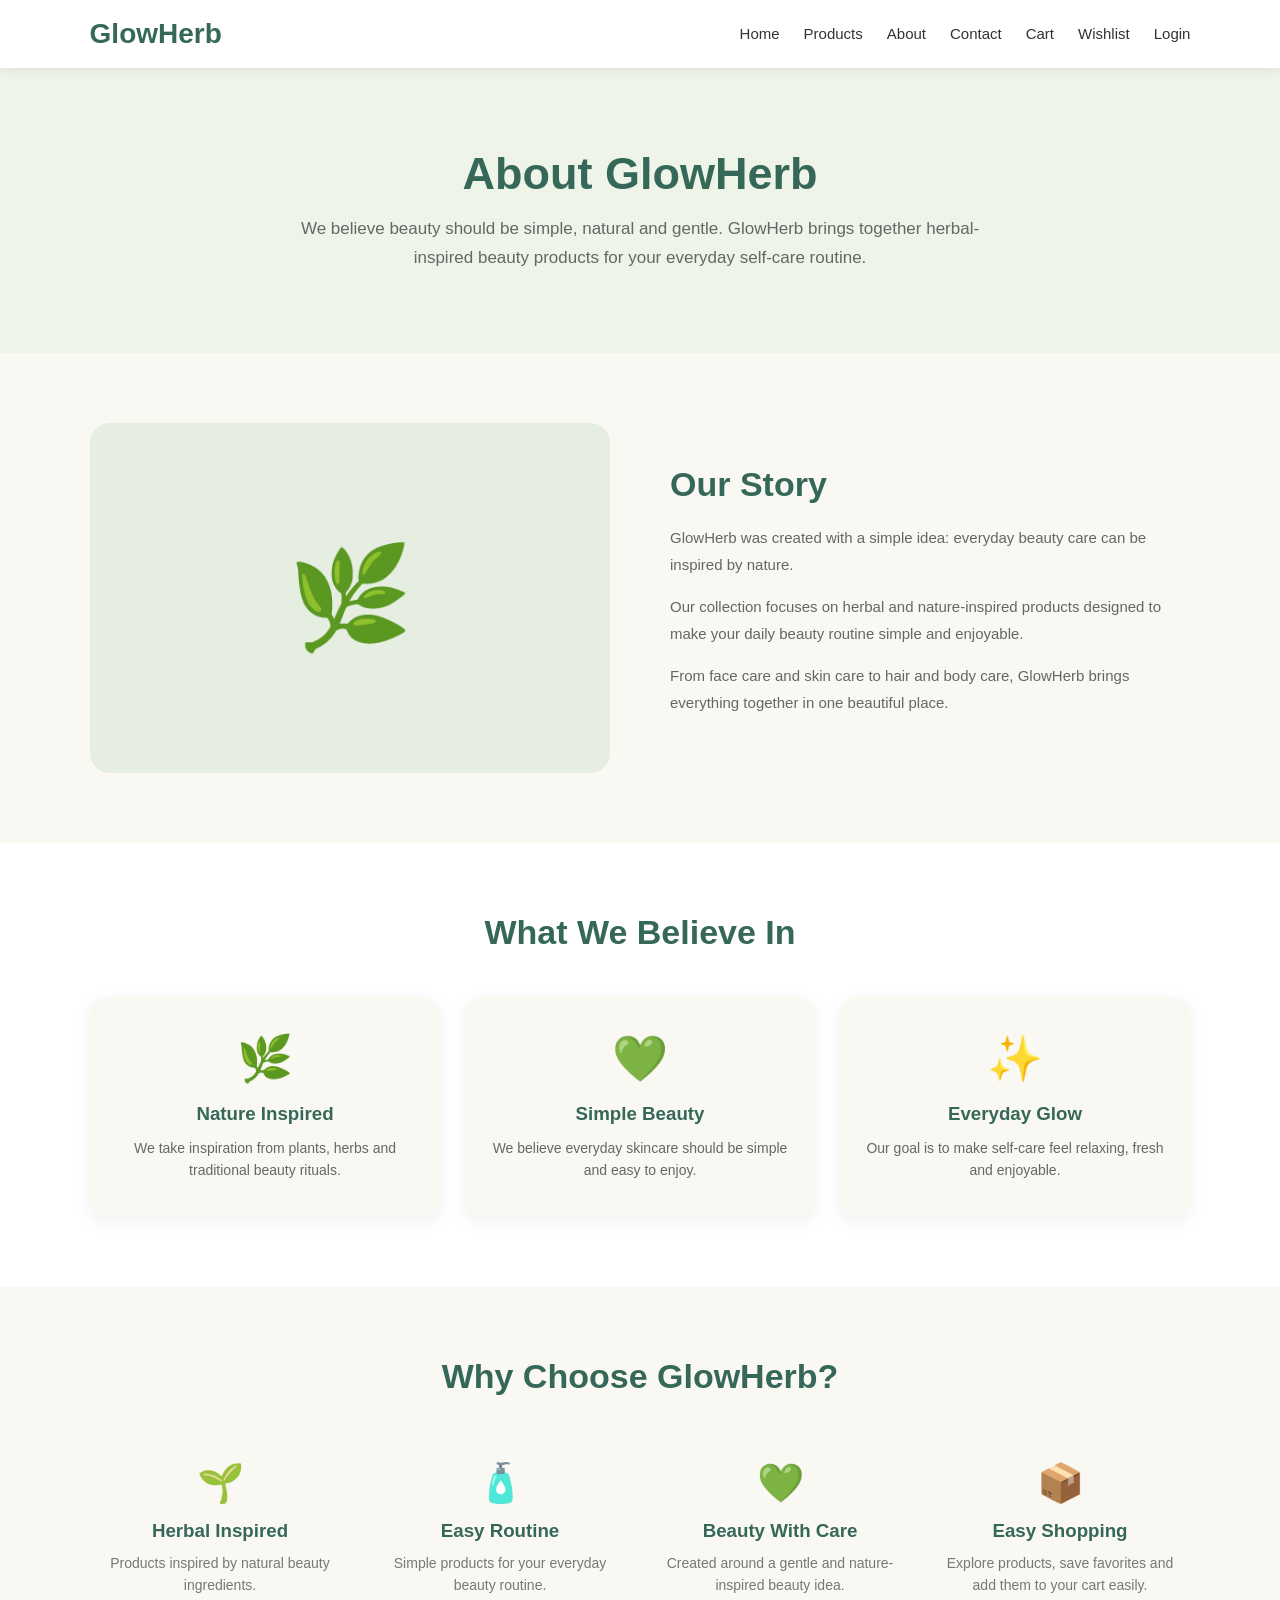
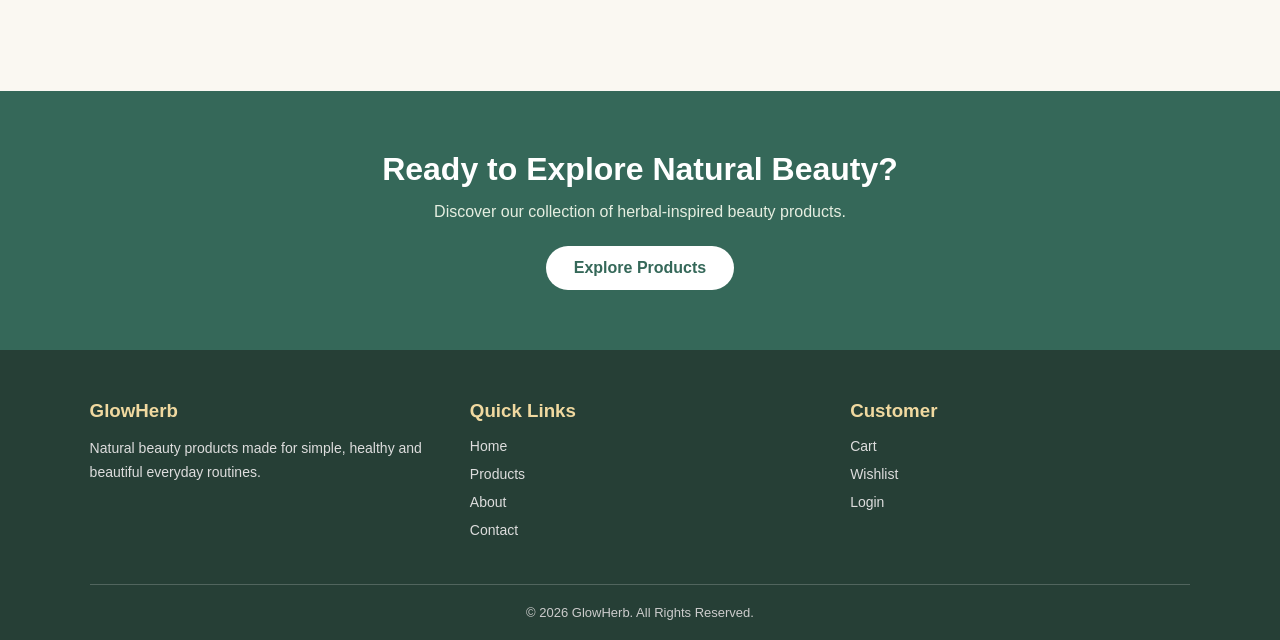
<file: about.html>
<!DOCTYPE html>
<html lang="en">

<head>

    <meta charset="UTF-8">

    <meta name="viewport" content="width=device-width, initial-scale=1.0">

    <title>GlowHerb - About Us</title>


    <style>

        * {
            margin: 0;
            padding: 0;
            box-sizing: border-box;
        }


        body {
            font-family: Arial, sans-serif;
            background: #faf8f2;
            color: #333;
        }


        /* ================= NAVBAR ================= */

        .navbar {
            width: 100%;
            background: white;
            display: flex;
            justify-content: space-between;
            align-items: center;
            padding: 18px 7%;
            box-shadow: 0 2px 10px rgba(0,0,0,0.08);
            position: sticky;
            top: 0;
            z-index: 1000;
        }


        .logo {
            font-size: 28px;
            font-weight: bold;
            color: #356859;
        }


        .nav {
            list-style: none;
            display: flex;
            gap: 24px;
            align-items: center;
        }


        .nav li a {
            text-decoration: none;
            color: #333;
            font-size: 15px;
            font-weight: 500;
        }


        .nav li a:hover {
            color: #356859;
        }


        /* ================= HERO ================= */

        .about-hero {
            background: #eef4e8;
            text-align: center;
            padding: 80px 20px;
        }


        .about-hero h1 {
            font-size: 45px;
            color: #356859;
            margin-bottom: 15px;
        }


        .about-hero p {
            max-width: 700px;
            margin: auto;
            color: #666;
            font-size: 17px;
            line-height: 1.7;
        }


        /* ================= OUR STORY ================= */

        .story {
            width: 90%;
            max-width: 1100px;
            margin: 70px auto;
            display: grid;
            grid-template-columns: 1fr 1fr;
            gap: 60px;
            align-items: center;
        }


        .story-image {
            background: #e6eee1;
            min-height: 350px;
            border-radius: 20px;
            display: flex;
            align-items: center;
            justify-content: center;
            font-size: 100px;
        }


        .story-content h2 {
            color: #356859;
            font-size: 34px;
            margin-bottom: 20px;
        }


        .story-content p {
            color: #666;
            line-height: 1.8;
            margin-bottom: 15px;
            font-size: 15px;
        }


        /* ================= VALUES ================= */

        .values-section {
            background: white;
            padding: 70px 7%;
            text-align: center;
        }


        .section-title {
            color: #356859;
            font-size: 34px;
            margin-bottom: 45px;
        }


        .values {
            max-width: 1100px;
            margin: auto;
            display: grid;
            grid-template-columns: repeat(3, 1fr);
            gap: 25px;
        }


        .value-card {
            background: #faf8f2;
            padding: 35px 25px;
            border-radius: 15px;
            box-shadow: 0 5px 18px rgba(0,0,0,0.06);
        }


        .value-icon {
            font-size: 45px;
            margin-bottom: 18px;
        }


        .value-card h3 {
            color: #356859;
            margin-bottom: 12px;
        }


        .value-card p {
            color: #666;
            line-height: 1.6;
            font-size: 14px;
        }


        /* ================= WHY GLOWHERB ================= */

        .why-section {
            width: 90%;
            max-width: 1100px;
            margin: 70px auto;
            text-align: center;
        }


        .why-section h2 {
            color: #356859;
            font-size: 34px;
            margin-bottom: 40px;
        }


        .why-grid {
            display: grid;
            grid-template-columns: repeat(4, 1fr);
            gap: 20px;
        }


        .why-card {
            padding: 25px 15px;
        }


        .why-card span {
            font-size: 38px;
        }


        .why-card h3 {
            color: #356859;
            margin: 15px 0 10px;
        }


        .why-card p {
            color: #777;
            font-size: 14px;
            line-height: 1.6;
        }


        /* ================= CTA ================= */

        .about-cta {
            background: #356859;
            color: white;
            text-align: center;
            padding: 60px 20px;
        }


        .about-cta h2 {
            font-size: 32px;
            margin-bottom: 15px;
        }


        .about-cta p {
            margin-bottom: 25px;
            color: #e6eee1;
        }


        .cta-btn {
            display: inline-block;
            background: white;
            color: #356859;
            text-decoration: none;
            padding: 13px 28px;
            border-radius: 25px;
            font-weight: bold;
        }


        .cta-btn:hover {
            background: #f0d9a0;
        }


        /* ================= FOOTER ================= */

        .footer {
            background: #263f36;
            color: white;
            padding: 50px 7% 20px;
        }


        .footer-container {
            display: grid;
            grid-template-columns: repeat(3, 1fr);
            gap: 40px;
            margin-bottom: 35px;
        }


        .footer h3 {
            margin-bottom: 15px;
            color: #f0d9a0;
        }


        .footer p {
            color: #ddd;
            line-height: 1.7;
            font-size: 14px;
        }


        .footer ul {
            list-style: none;
        }


        .footer ul li {
            margin-bottom: 10px;
        }


        .footer ul li a {
            color: #ddd;
            text-decoration: none;
            font-size: 14px;
        }


        .footer ul li a:hover {
            color: white;
        }


        .copyright {
            border-top: 1px solid rgba(255,255,255,0.2);
            padding-top: 20px;
            text-align: center;
            color: #ccc;
            font-size: 13px;
        }


        /* ================= RESPONSIVE ================= */

        @media (max-width: 900px) {

            .story {
                grid-template-columns: 1fr;
            }


            .why-grid {
                grid-template-columns: repeat(2, 1fr);
            }

        }


        @media (max-width: 700px) {

            .navbar {
                flex-direction: column;
                gap: 15px;
            }


            .nav {
                flex-wrap: wrap;
                justify-content: center;
                gap: 15px;
            }


            .values {
                grid-template-columns: 1fr;
            }


            .footer-container {
                grid-template-columns: 1fr;
            }


            .about-hero h1 {
                font-size: 34px;
            }

        }


        @media (max-width: 500px) {

            .why-grid {
                grid-template-columns: 1fr;
            }

        }

    </style>

</head>


<body>


    <!-- ================= NAVBAR ================= -->

    <nav class="navbar">

        <div class="logo">
            GlowHerb
        </div>


        <ul class="nav">

            <li>
                <a href="index.html">
                    Home
                </a>
            </li>


            <li>
                <a href="products.html">
                    Products
                </a>
            </li>


            <li>
                <a href="about.html">
                    About
                </a>
            </li>


            <li>
                <a href="contact.html">
                    Contact
                </a>
            </li>


            <li>
                <a href="cart.html">
                    Cart
                </a>
            </li>


            <li>
                <a href="wishlist.html">
                    Wishlist
                </a>
            </li>


            <li>
                <a href="login.html">
                    Login
                </a>
            </li>

        </ul>

    </nav>



    <!-- ================= HERO ================= -->

    <section class="about-hero">

        <h1>
            About GlowHerb
        </h1>

        <p>
            We believe beauty should be simple, natural and
            gentle. GlowHerb brings together herbal-inspired
            beauty products for your everyday self-care routine.
        </p>

    </section>



    <!-- ================= OUR STORY ================= -->

    <section class="story">


        <div class="story-image">

            🌿

        </div>


        <div class="story-content">

            <h2>
                Our Story
            </h2>

            <p>
                GlowHerb was created with a simple idea:
                everyday beauty care can be inspired by nature.
            </p>

            <p>
                Our collection focuses on herbal and
                nature-inspired products designed to make
                your daily beauty routine simple and enjoyable.
            </p>

            <p>
                From face care and skin care to hair and body
                care, GlowHerb brings everything together in
                one beautiful place.
            </p>

        </div>

    </section>



    <!-- ================= VALUES ================= -->

    <section class="values-section">

        <h2 class="section-title">
            What We Believe In
        </h2>


        <div class="values">


            <div class="value-card">

                <div class="value-icon">
                    🌿
                </div>

                <h3>
                    Nature Inspired
                </h3>

                <p>
                    We take inspiration from plants,
                    herbs and traditional beauty rituals.
                </p>

            </div>


            <div class="value-card">

                <div class="value-icon">
                    💚
                </div>

                <h3>
                    Simple Beauty
                </h3>

                <p>
                    We believe everyday skincare should
                    be simple and easy to enjoy.
                </p>

            </div>


            <div class="value-card">

                <div class="value-icon">
                    ✨
                </div>

                <h3>
                    Everyday Glow
                </h3>

                <p>
                    Our goal is to make self-care feel
                    relaxing, fresh and enjoyable.
                </p>

            </div>


        </div>

    </section>



    <!-- ================= WHY GLOWHERB ================= -->

    <section class="why-section">

        <h2>
            Why Choose GlowHerb?
        </h2>


        <div class="why-grid">


            <div class="why-card">

                <span>
                    🌱
                </span>

                <h3>
                    Herbal Inspired
                </h3>

                <p>
                    Products inspired by natural
                    beauty ingredients.
                </p>

            </div>


            <div class="why-card">

                <span>
                    🧴
                </span>

                <h3>
                    Easy Routine
                </h3>

                <p>
                    Simple products for your
                    everyday beauty routine.
                </p>

            </div>


            <div class="why-card">

                <span>
                    💚
                </span>

                <h3>
                    Beauty With Care
                </h3>

                <p>
                    Created around a gentle and
                    nature-inspired beauty idea.
                </p>

            </div>


            <div class="why-card">

                <span>
                    📦
                </span>

                <h3>
                    Easy Shopping
                </h3>

                <p>
                    Explore products, save favorites
                    and add them to your cart easily.
                </p>

            </div>


        </div>

    </section>



    <!-- ================= CTA ================= -->

    <section class="about-cta">

        <h2>
            Ready to Explore Natural Beauty?
        </h2>

        <p>
            Discover our collection of herbal-inspired
            beauty products.
        </p>

        <a
            href="products.html"
            class="cta-btn"
        >
            Explore Products
        </a>

    </section>



    <!-- ================= FOOTER ================= -->

    <footer class="footer">

        <div class="footer-container">


            <div>

                <h3>
                    GlowHerb
                </h3>

                <p>
                    Natural beauty products made for simple,
                    healthy and beautiful everyday routines.
                </p>

            </div>


            <div>

                <h3>
                    Quick Links
                </h3>

                <ul>

                    <li>
                        <a href="index.html">
                            Home
                        </a>
                    </li>

                    <li>
                        <a href="products.html">
                            Products
                        </a>
                    </li>

                    <li>
                        <a href="about.html">
                            About
                        </a>
                    </li>

                    <li>
                        <a href="contact.html">
                            Contact
                        </a>
                    </li>

                </ul>

            </div>


            <div>

                <h3>
                    Customer
                </h3>

                <ul>

                    <li>
                        <a href="cart.html">
                            Cart
                        </a>
                    </li>

                    <li>
                        <a href="wishlist.html">
                            Wishlist
                        </a>
                    </li>

                    <li>
                        <a href="login.html">
                            Login
                        </a>
                    </li>

                </ul>

            </div>


        </div>


        <div class="copyright">

            © 2026 GlowHerb. All Rights Reserved.

        </div>

    </footer>


</body>

</html>
</file>
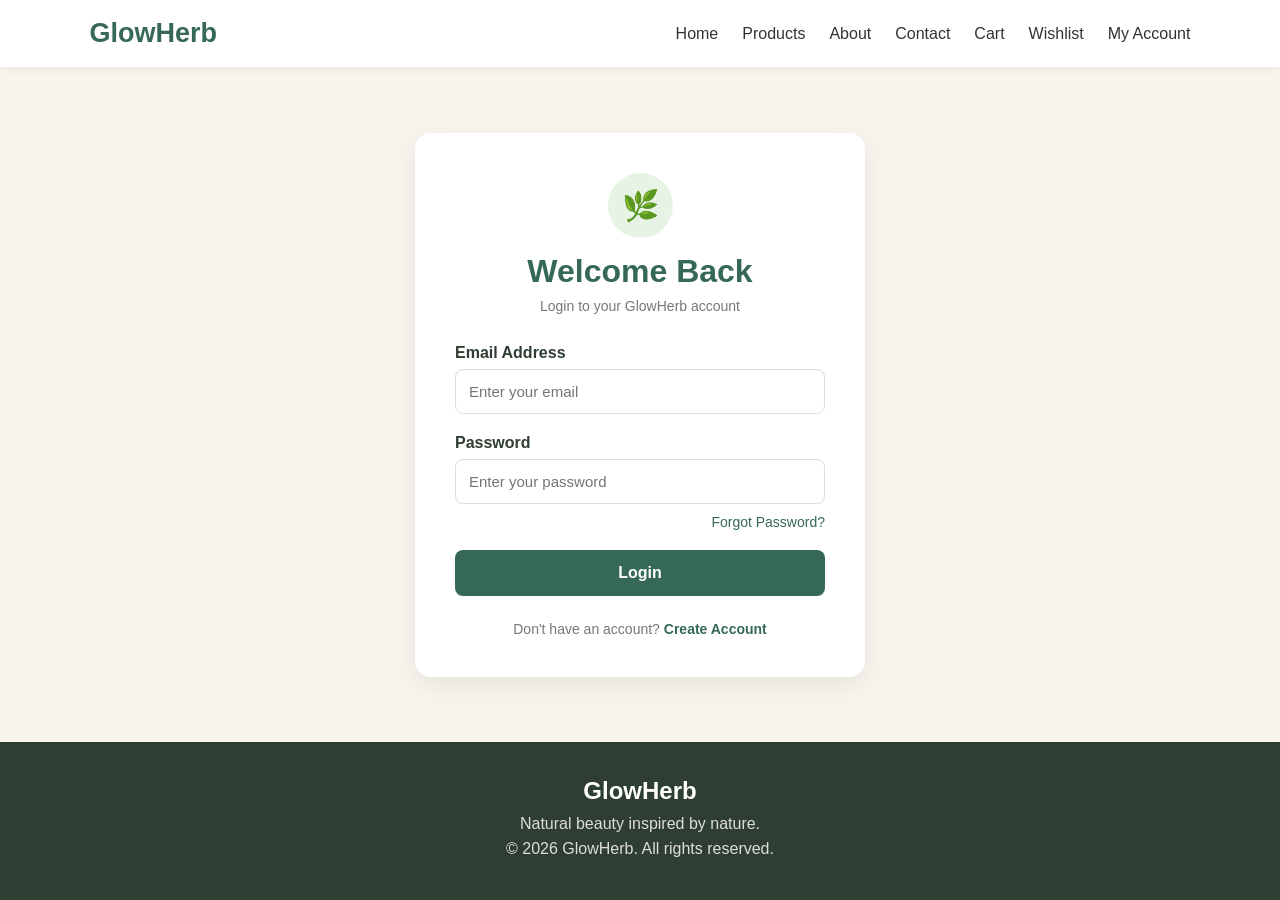
<file: account.html>
<!DOCTYPE html>
<html lang="en">

<head>

    <meta charset="UTF-8">

    <meta name="viewport"
          content="width=device-width, initial-scale=1.0">

    <title>My Account | GlowHerb</title>

    <style>

        * {
            margin: 0;
            padding: 0;
            box-sizing: border-box;
        }

        body {
            font-family: Arial, sans-serif;
            background: #f8f5ee;
            color: #2f3e32;
        }

        /* =========================
           NAVBAR
        ========================= */

        .navbar {
            background: white;
            padding: 18px 7%;

            display: flex;
            align-items: center;
            justify-content: space-between;

            box-shadow: 0 2px 10px rgba(0,0,0,0.06);
        }

        .logo {
            font-size: 27px;
            font-weight: bold;
            color: #356859;
        }

        .nav {
            list-style: none;
            display: flex;
            gap: 24px;
        }

        .nav a {
            text-decoration: none;
            color: #333;
            font-weight: 500;
        }

        .nav a:hover {
            color: #356859;
        }

        /* =========================
           ACCOUNT CONTAINER
        ========================= */

        .account-container {
            width: 90%;
            max-width: 1100px;
            margin: 50px auto;
        }

        .page-heading {
            text-align: center;
            margin-bottom: 35px;
        }

        .page-heading h1 {
            font-size: 36px;
            color: #356859;
            margin-bottom: 10px;
        }

        .page-heading p {
            color: #777;
        }

        /* =========================
           ACCOUNT GRID
        ========================= */

        .account-grid {
            display: grid;
            grid-template-columns: 260px 1fr;
            gap: 25px;
        }

        /* =========================
           SIDEBAR
        ========================= */

        .sidebar {
            background: white;
            padding: 25px;
            border-radius: 15px;

            box-shadow:
                0 5px 20px rgba(0,0,0,0.05);

            height: fit-content;
        }

        .sidebar h3 {
            color: #356859;
            margin-bottom: 20px;
        }

        .sidebar a {
            display: block;

            text-decoration: none;

            color: #444;

            padding: 12px 10px;

            border-radius: 7px;

            margin-bottom: 7px;
        }

        .sidebar a:hover {
            background: #eef4e8;
            color: #356859;
        }

        .logout-btn {
            width: 100%;

            border: none;

            background: #b85c5c;

            color: white;

            padding: 12px;

            border-radius: 7px;

            cursor: pointer;

            margin-top: 15px;

            font-weight: bold;
        }

        .logout-btn:hover {
            background: #994848;
        }

        /* =========================
           PROFILE CARD
        ========================= */

        .profile-card {
            background: white;

            padding: 30px;

            border-radius: 15px;

            box-shadow:
                0 5px 20px rgba(0,0,0,0.05);
        }

        .profile-header {
            display: flex;

            align-items: center;

            gap: 20px;

            border-bottom: 1px solid #eee;

            padding-bottom: 25px;

            margin-bottom: 25px;
        }

        .profile-icon {
            width: 70px;
            height: 70px;

            border-radius: 50%;

            background: #e7f3e5;

            display: flex;
            align-items: center;
            justify-content: center;

            font-size: 32px;
        }

        .profile-header h2 {
            color: #356859;
            margin-bottom: 5px;
        }

        .profile-header p {
            color: #777;
        }

        /* =========================
           DETAILS
        ========================= */

        .details-title {
            color: #356859;
            margin-bottom: 20px;
        }

        .details-grid {
            display: grid;

            grid-template-columns: 1fr 1fr;

            gap: 20px;
        }

        .detail-box {
            background: #faf9f5;

            padding: 18px;

            border-radius: 10px;

            border: 1px solid #eee;
        }

        .detail-box span {
            display: block;

            color: #777;

            font-size: 13px;

            margin-bottom: 6px;
        }

        .detail-box strong {
            color: #333;
        }

        /* =========================
           QUICK ACCESS
        ========================= */

        .quick-section {
            margin-top: 30px;
        }

        .quick-section h2 {
            color: #356859;
            margin-bottom: 20px;
        }

        .quick-grid {
            display: grid;

            grid-template-columns:
                repeat(3, 1fr);

            gap: 15px;
        }

        .quick-card {
            background: #faf9f5;

            border: 1px solid #eee;

            padding: 22px;

            border-radius: 10px;

            text-decoration: none;

            color: #333;

            text-align: center;

            transition: 0.2s;
        }

        .quick-card:hover {
            transform: translateY(-3px);

            border-color: #356859;

            color: #356859;
        }

        .quick-card .icon {
            font-size: 28px;

            margin-bottom: 10px;
        }

        .quick-card h3 {
            font-size: 16px;
        }

        /* =========================
           FOOTER
        ========================= */

        .footer {
            background: #2f3e32;

            color: white;

            text-align: center;

            padding: 40px 7%;

            margin-top: 60px;
        }

        .footer h2 {
            margin-bottom: 10px;
        }

        .footer p {
            color: #ddd;
            margin: 8px 0;
        }

        /* =========================
           MOBILE
        ========================= */

        @media (max-width: 800px) {

            .navbar {
                flex-direction: column;
                gap: 15px;
            }

            .nav {
                flex-wrap: wrap;
                justify-content: center;
                gap: 12px;
            }

            .account-grid {
                grid-template-columns: 1fr;
            }

            .details-grid {
                grid-template-columns: 1fr;
            }

            .quick-grid {
                grid-template-columns: 1fr;
            }

        }

    </style>

</head>


<body>


<!-- =========================
     NAVBAR
========================= -->

<header class="navbar">

    <div class="logo">
        GlowHerb
    </div>


    <ul class="nav">

        <li>
            <a href="index.html">
                Home
            </a>
        </li>

        <li>
            <a href="products.html">
                Products
            </a>
        </li>

        <li>
            <a href="about.html">
                About
            </a>
        </li>

        <li>
            <a href="contact.html">
                Contact
            </a>
        </li>

        <li>
            <a href="cart.html">
                Cart
            </a>
        </li>

        <li>
            <a href="wishlist.html">
                Wishlist
            </a>
        </li>

        <li>
            <a href="account.html">
                My Account
            </a>
        </li>

    </ul>

</header>



<!-- =========================
     ACCOUNT
========================= -->

<main class="account-container">


    <div class="page-heading">

        <h1>
            My Account
        </h1>

        <p>
            Manage your GlowHerb account.
        </p>

    </div>



    <div class="account-grid">


        <!-- SIDEBAR -->

        <aside class="sidebar">

            <h3>
                Account Menu
            </h3>


            <a href="account.html">
                👤 My Profile
            </a>


            <a href="orders.html">
                📦 My Orders
            </a>


            <a href="wishlist.html">
                ❤️ My Wishlist
            </a>


            <a href="cart.html">
                🛒 My Cart
            </a>


            <button
                class="logout-btn"
                onclick="logoutUser()"
            >
                Logout
            </button>

        </aside>



        <!-- PROFILE -->

        <section class="profile-card">


            <div class="profile-header">

                <div class="profile-icon">
                    👤
                </div>


                <div>

                    <h2 id="userName">
                        User
                    </h2>

                    <p>
                        GlowHerb Customer
                    </p>

                </div>

            </div>



            <h2 class="details-title">
                Personal Information
            </h2>


            <div class="details-grid">


                <div class="detail-box">

                    <span>
                        Full Name
                    </span>

                    <strong id="displayName">
                        -
                    </strong>

                </div>


                <div class="detail-box">

                    <span>
                        Email Address
                    </span>

                    <strong id="displayEmail">
                        -
                    </strong>

                </div>


                <div class="detail-box">

                    <span>
                        Phone Number
                    </span>

                    <strong id="displayPhone">
                        -
                    </strong>

                </div>


                <div class="detail-box">

                    <span>
                        Account Type
                    </span>

                    <strong>
                        Customer
                    </strong>

                </div>


            </div>



            <!-- QUICK ACCESS -->

            <div class="quick-section">

                <h2>
                    Quick Access
                </h2>


                <div class="quick-grid">


                    <a
                        href="products.html"
                        class="quick-card"
                    >

                        <div class="icon">
                            🌿
                        </div>

                        <h3>
                            Shop Products
                        </h3>

                    </a>


                    <a
                        href="wishlist.html"
                        class="quick-card"
                    >

                        <div class="icon">
                            ❤️
                        </div>

                        <h3>
                            Wishlist
                        </h3>

                    </a>


                    <a
                        href="orders.html"
                        class="quick-card"
                    >

                        <div class="icon">
                            📦
                        </div>

                        <h3>
                            My Orders
                        </h3>

                    </a>


                </div>

            </div>


        </section>

    </div>


</main>



<!-- =========================
     FOOTER
========================= -->

<footer class="footer">

    <h2>
        GlowHerb
    </h2>

    <p>
        Natural beauty inspired by nature.
    </p>

    <p>
        © 2026 GlowHerb. All rights reserved.
    </p>

</footer>



<script>

/* =====================================
   GET LOGGED-IN USER
===================================== */

const loggedInUser =
    JSON.parse(
        localStorage.getItem(
            "loggedInUser"
        )
    );


/* =====================================
   CHECK LOGIN
===================================== */

if (!loggedInUser) {

    alert(
        "Please login to view your account."
    );

    window.location.href =
        "login.html";

}


/* =====================================
   DISPLAY USER DETAILS
===================================== */

if (loggedInUser) {

    document.getElementById(
        "userName"
    ).innerText =
        loggedInUser.name;


    document.getElementById(
        "displayName"
    ).innerText =
        loggedInUser.name;


    document.getElementById(
        "displayEmail"
    ).innerText =
        loggedInUser.email;


    document.getElementById(
        "displayPhone"
    ).innerText =
        loggedInUser.phone;

}


/* =====================================
   LOGOUT
===================================== */

function logoutUser() {

    localStorage.removeItem(
        "loggedInUser"
    );


    alert(
        "You have been logged out successfully."
    );


    window.location.href =
        "login.html";

}

</script>


</body>

</html>
</file>
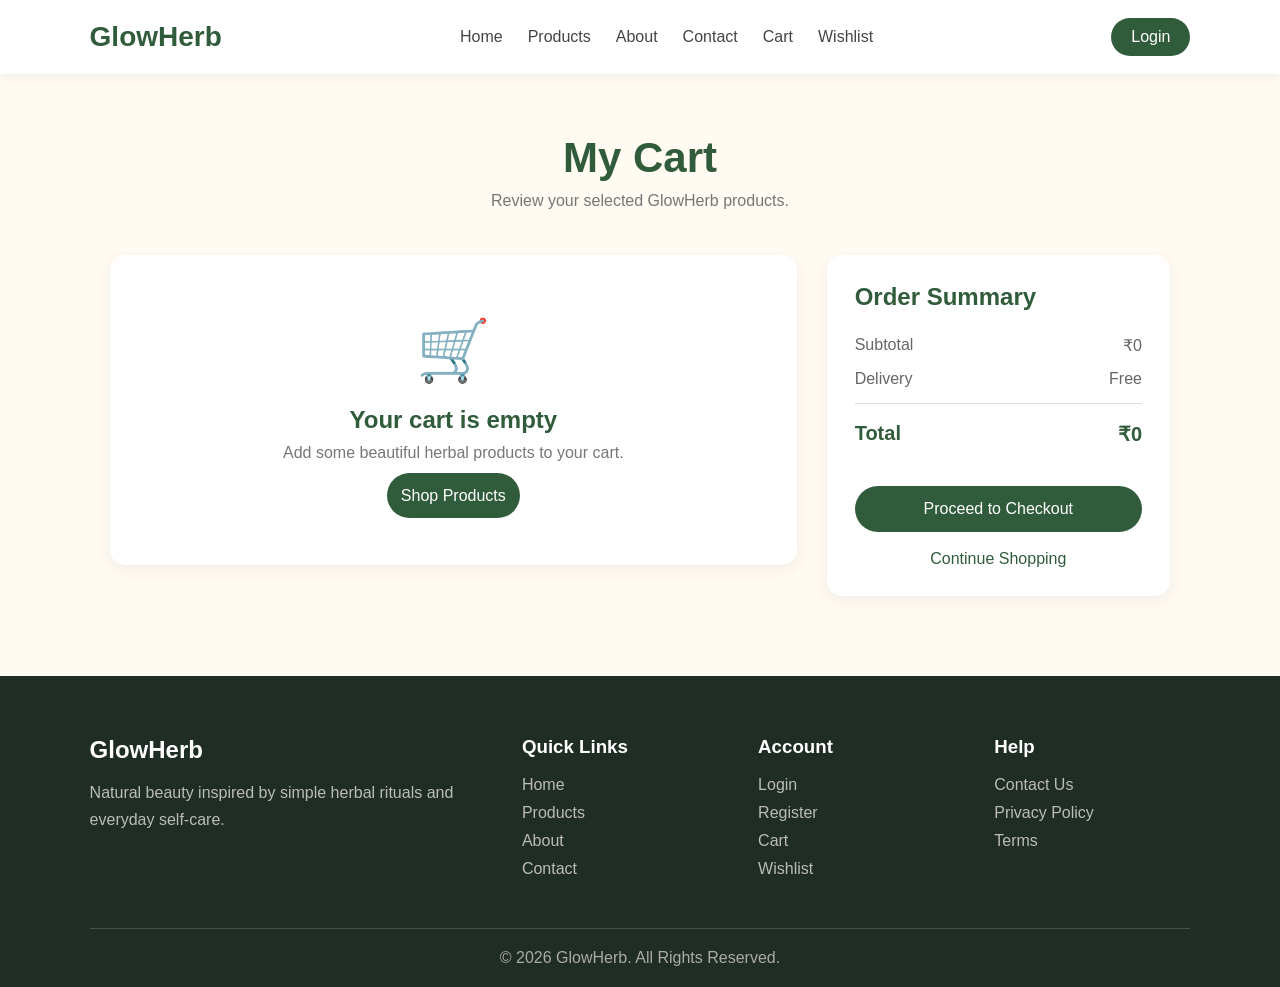
<file: cart.html>
<!DOCTYPE html>
<html lang="en">

<head>

    <meta charset="UTF-8">

    <meta name="viewport"
          content="width=device-width, initial-scale=1.0">

    <title>My Cart - GlowHerb</title>

    <style>

        * {
            margin: 0;
            padding: 0;
            box-sizing: border-box;
        }

        body {
            font-family: Arial, sans-serif;
            background: #fffaf2;
            color: #333;
        }

        a {
            text-decoration: none;
            color: inherit;
        }


        /* NAVBAR */

        .navbar {
            background: white;
            padding: 18px 7%;

            display: flex;
            align-items: center;
            justify-content: space-between;

            box-shadow: 0 2px 10px rgba(0,0,0,0.06);
        }

        .logo {
            font-size: 28px;
            font-weight: bold;
            color: #315c3b;
        }

        .nav {
            display: flex;
            gap: 25px;
            list-style: none;
        }

        .nav a {
            color: #444;
        }

        .nav a:hover {
            color: #315c3b;
        }

        .login-btn {
            background: #315c3b;
            color: white;
            padding: 10px 20px;
            border-radius: 25px;
        }


        /* PAGE */

        .cart-page {
            max-width: 1100px;
            margin: auto;

            padding: 60px 20px 80px;
        }

        .page-heading {
            text-align: center;
            margin-bottom: 45px;
        }

        .page-heading h1 {
            color: #315c3b;
            font-size: 42px;
            margin-bottom: 10px;
        }

        .page-heading p {
            color: #777;
        }


        /* CART LAYOUT */

        .cart-layout {
            display: grid;

            grid-template-columns: 2fr 1fr;

            gap: 30px;
        }


        /* CART ITEMS */

        .cart-items {
            display: flex;
            flex-direction: column;
            gap: 18px;
        }

        .cart-item {
            background: white;

            padding: 20px;

            border-radius: 15px;

            display: flex;
            align-items: center;

            gap: 20px;

            box-shadow: 0 4px 15px rgba(0,0,0,0.06);
        }

        .item-image {
            width: 100px;
            height: 100px;

            background: #eef3e9;

            border-radius: 12px;

            display: flex;
            align-items: center;
            justify-content: center;

            font-size: 45px;

            flex-shrink: 0;
        }

        .item-details {
            flex: 1;
        }

        .item-details h3 {
            color: #315c3b;
            margin-bottom: 8px;
        }

        .item-price {
            color: #8b6239;
            font-weight: bold;
            margin-bottom: 12px;
        }


        /* QUANTITY */

        .quantity {
            display: flex;
            align-items: center;
        }

        .quantity button {
            width: 32px;
            height: 32px;

            border: 1px solid #ccc;

            background: white;

            cursor: pointer;

            font-size: 18px;
        }

        .quantity span {
            width: 40px;
            height: 32px;

            display: flex;
            align-items: center;
            justify-content: center;

            border-top: 1px solid #ccc;
            border-bottom: 1px solid #ccc;
        }


        /* ITEM TOTAL */

        .item-total {
            font-weight: bold;
            color: #315c3b;
            min-width: 80px;
            text-align: right;
        }


        /* REMOVE */

        .remove-btn {
            border: none;

            background: transparent;

            color: #b05a4a;

            cursor: pointer;

            font-size: 14px;
        }

        .remove-btn:hover {
            text-decoration: underline;
        }


        /* EMPTY CART */

        .empty-cart {
            background: white;

            padding: 60px 30px;

            text-align: center;

            border-radius: 15px;

            box-shadow: 0 4px 15px rgba(0,0,0,0.06);
        }

        .empty-cart .icon {
            font-size: 60px;
            margin-bottom: 20px;
        }

        .empty-cart h2 {
            color: #315c3b;
            margin-bottom: 10px;
        }

        .empty-cart p {
            color: #777;
            margin-bottom: 25px;
        }


        /* SUMMARY */

        .cart-summary {
            background: white;

            padding: 28px;

            border-radius: 15px;

            height: fit-content;

            box-shadow: 0 4px 15px rgba(0,0,0,0.06);
        }

        .cart-summary h2 {
            color: #315c3b;

            margin-bottom: 25px;
        }

        .summary-row {
            display: flex;

            justify-content: space-between;

            margin-bottom: 15px;

            color: #666;
        }

        .summary-total {
            border-top: 1px solid #ddd;

            padding-top: 18px;

            margin-top: 10px;

            font-size: 20px;

            font-weight: bold;

            color: #315c3b;
        }

        .checkout-btn {
            width: 100%;

            border: none;

            background: #315c3b;

            color: white;

            padding: 14px;

            border-radius: 30px;

            margin-top: 25px;

            cursor: pointer;

            font-size: 16px;
        }

        .checkout-btn:hover {
            background: #264a30;
        }

        .continue-btn {
            display: block;

            text-align: center;

            color: #315c3b;

            margin-top: 18px;
        }


        /* FOOTER */

        .footer {
            background: #202d24;

            color: white;

            padding: 60px 7% 20px;
        }

        .footer-grid {
            display: grid;

            grid-template-columns: 2fr 1fr 1fr 1fr;

            gap: 40px;
        }

        .footer-brand h2 {
            margin-bottom: 15px;
        }

        .footer-brand p {
            color: #bbb;
            line-height: 1.7;
        }

        .footer-column h3 {
            margin-bottom: 18px;
        }

        .footer-column a {
            display: block;

            color: #bbb;

            margin-bottom: 10px;
        }

        .footer-column a:hover {
            color: white;
        }

        .footer-bottom {
            border-top: 1px solid #435047;

            margin-top: 40px;

            padding-top: 20px;

            text-align: center;

            color: #aaa;
        }


        /* MOBILE */

        @media (max-width: 800px) {

            .navbar {
                flex-direction: column;
                gap: 15px;
            }

            .nav {
                flex-wrap: wrap;
                justify-content: center;
            }

            .cart-layout {
                grid-template-columns: 1fr;
            }

            .footer-grid {
                grid-template-columns: 1fr 1fr;
            }
        }


        @media (max-width: 550px) {

            .cart-item {
                flex-wrap: wrap;
            }

            .item-total {
                text-align: left;
            }

            .footer-grid {
                grid-template-columns: 1fr;
            }
        }

    </style>

</head>


<body>


    <!-- NAVBAR -->

    <header class="navbar">

        <a href="index.html" class="logo">
            GlowHerb
        </a>


        <nav>

            <ul class="nav">

                <li>
                    <a href="index.html">
                        Home
                    </a>
                </li>

                <li>
                    <a href="products.html">
                        Products
                    </a>
                </li>

                <li>
                    <a href="about.html">
                        About
                    </a>
                </li>

                <li>
                    <a href="contact.html">
                        Contact
                    </a>
                </li>

                <li>
                    <a href="cart.html">
                        Cart
                    </a>
                </li>

                <li>
                    <a href="wishlist.html">
                        Wishlist
                    </a>
                </li>

            </ul>

        </nav>


        <a href="login.html" class="login-btn">
            Login
        </a>

    </header>



    <!-- CART -->

    <main class="cart-page">


        <div class="page-heading">

            <h1>
                My Cart
            </h1>

            <p>
                Review your selected GlowHerb products.
            </p>

        </div>


        <div class="cart-layout">


            <!-- ITEMS -->

            <div id="cartItems"
                 class="cart-items">
            </div>


            <!-- SUMMARY -->

            <div class="cart-summary">

                <h2>
                    Order Summary
                </h2>

                <div class="summary-row">

                    <span>
                        Subtotal
                    </span>

                    <span id="subtotal">
                        ₹0
                    </span>

                </div>


                <div class="summary-row">

                    <span>
                        Delivery
                    </span>

                    <span>
                        Free
                    </span>

                </div>


                <div class="summary-row summary-total">

                    <span>
                        Total
                    </span>

                    <span id="total">
                        ₹0
                    </span>

                </div>


                <button
                    class="checkout-btn"
                    onclick="checkout()"
                >
                    Proceed to Checkout
                </button>


                <a
                    href="products.html"
                    class="continue-btn"
                >
                    Continue Shopping
                </a>

            </div>

        </div>

    </main>



    <!-- FOOTER -->

    <footer class="footer">

        <div class="footer-grid">


            <div class="footer-brand">

                <h2>
                    GlowHerb
                </h2>

                <p>
                    Natural beauty inspired by simple
                    herbal rituals and everyday self-care.
                </p>

            </div>


            <div class="footer-column">

                <h3>
                    Quick Links
                </h3>

                <a href="index.html">
                    Home
                </a>

                <a href="products.html">
                    Products
                </a>

                <a href="about.html">
                    About
                </a>

                <a href="contact.html">
                    Contact
                </a>

            </div>


            <div class="footer-column">

                <h3>
                    Account
                </h3>

                <a href="login.html">
                    Login
                </a>

                <a href="register.html">
                    Register
                </a>

                <a href="cart.html">
                    Cart
                </a>

                <a href="wishlist.html">
                    Wishlist
                </a>

            </div>


            <div class="footer-column">

                <h3>
                    Help
                </h3>

                <a href="contact.html">
                    Contact Us
                </a>

                <a href="#">
                    Privacy Policy
                </a>

                <a href="#">
                    Terms
                </a>

            </div>

        </div>


        <div class="footer-bottom">

            <p>
                © 2026 GlowHerb. All Rights Reserved.
            </p>

        </div>

    </footer>



    <script>

        function loadCart() {

            let cart =
                JSON.parse(
                    localStorage.getItem("cart")
                ) || [];


            const cartItems =
                document.getElementById("cartItems");


            cartItems.innerHTML = "";


            if (cart.length === 0) {

                cartItems.innerHTML = `

                    <div class="empty-cart">

                        <div class="icon">
                            🛒
                        </div>

                        <h2>
                            Your cart is empty
                        </h2>

                        <p>
                            Add some beautiful herbal
                            products to your cart.
                        </p>

                        <a
                            href="products.html"
                            class="checkout-btn"
                        >
                            Shop Products
                        </a>

                    </div>

                `;

                updateSummary([]);

                return;
            }


            cart.forEach(function(product, index) {

                let item = document.createElement("div");

                item.className = "cart-item";


                item.innerHTML = `

                    <div class="item-image">
                        🌿
                    </div>


                    <div class="item-details">

                        <h3>
                            ${product.name}
                        </h3>

                        <div class="item-price">
                            ₹${product.price}
                        </div>


                        <div class="quantity">

                            <button
                                onclick="changeQuantity(${index}, -1)"
                            >
                                −
                            </button>

                            <span>
                                ${product.quantity}
                            </span>

                            <button
                                onclick="changeQuantity(${index}, 1)"
                            >
                                +
                            </button>

                        </div>

                    </div>


                    <div class="item-total">

                        ₹${product.price * product.quantity}

                    </div>


                    <button
                        class="remove-btn"
                        onclick="removeItem(${index})"
                    >
                        Remove
                    </button>

                `;


                cartItems.appendChild(item);

            });


            updateSummary(cart);

        }



        function changeQuantity(index, change) {

            let cart =
                JSON.parse(
                    localStorage.getItem("cart")
                ) || [];


            cart[index].quantity += change;


            if (cart[index].quantity <= 0) {

                cart.splice(index, 1);

            }


            localStorage.setItem(
                "cart",
                JSON.stringify(cart)
            );


            loadCart();

        }



        function removeItem(index) {

            let cart =
                JSON.parse(
                    localStorage.getItem("cart")
                ) || [];


            cart.splice(index, 1);


            localStorage.setItem(
                "cart",
                JSON.stringify(cart)
            );


            loadCart();

        }



        function updateSummary(cart) {

            let subtotal = 0;


            cart.forEach(function(product) {

                subtotal +=
                    product.price *
                    product.quantity;

            });


            document.getElementById("subtotal")
                .textContent = "₹" + subtotal;


            document.getElementById("total")
                .textContent = "₹" + subtotal;

        }



     function checkout() {

    let cart =
        JSON.parse(
            localStorage.getItem("cart")
        ) || [];

    if (cart.length === 0) {

        alert("Your cart is empty!");

        return;

    }

    window.location.href =
        "checkout.html";
}



        loadCart();

    </script>


</body>

</html>
</file>
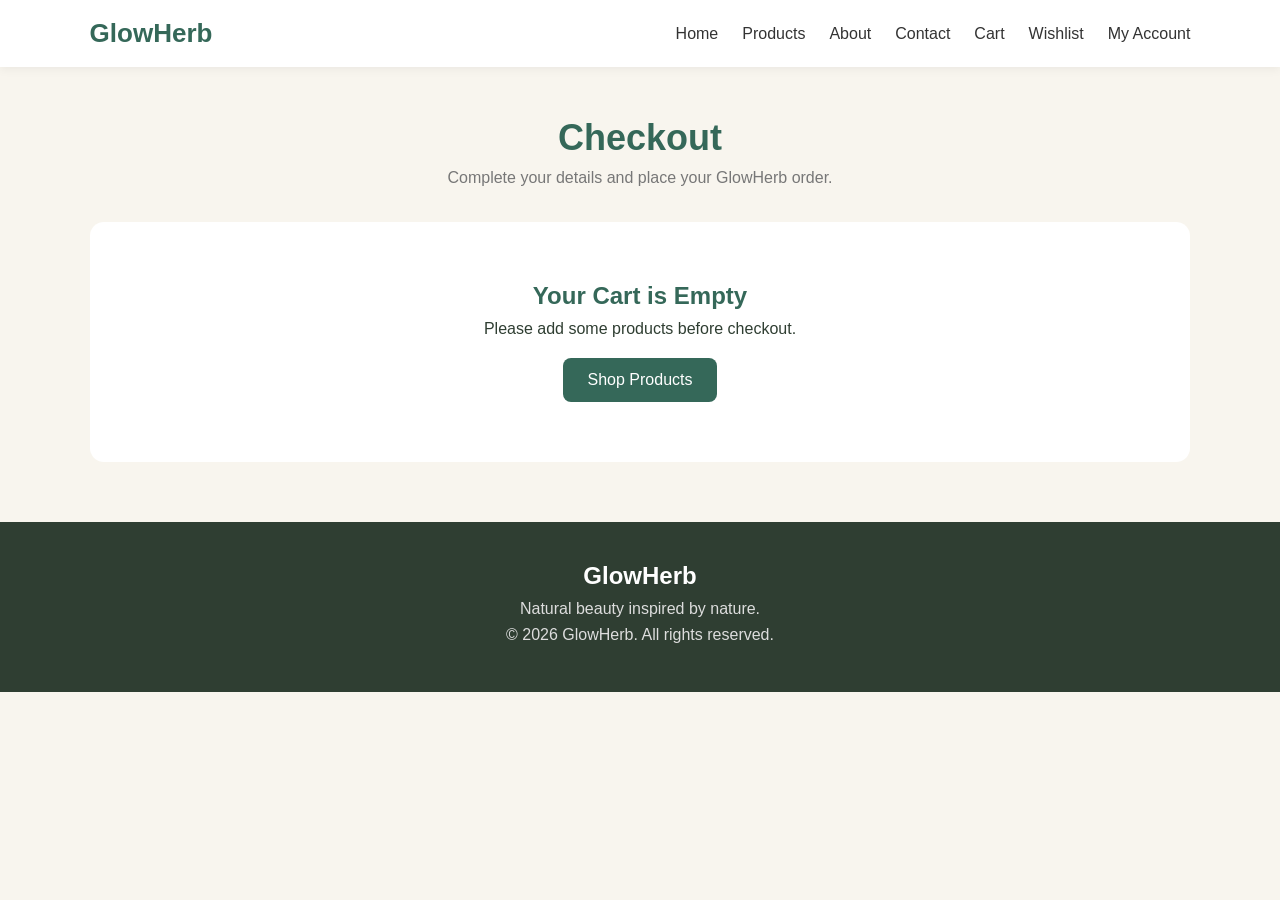
<file: checkout.html>
<!DOCTYPE html>
<html lang="en">

<head>
    <meta charset="UTF-8">
    <meta name="viewport" content="width=device-width, initial-scale=1.0">

    <title>Checkout | GlowHerb</title>

    <style>

        * {
            box-sizing: border-box;
            margin: 0;
            padding: 0;
        }

        body {
            font-family: Arial, sans-serif;
            background: #f8f5ee;
            color: #2f3e32;
        }

        /* NAVBAR */

        .navbar {
            background: #ffffff;
            padding: 18px 7%;
            display: flex;
            align-items: center;
            justify-content: space-between;
            box-shadow: 0 2px 10px rgba(0,0,0,0.06);
        }

        .logo {
            font-size: 26px;
            font-weight: bold;
            color: #356859;
        }

        .nav {
            list-style: none;
            display: flex;
            gap: 24px;
        }

        .nav a {
            text-decoration: none;
            color: #333;
            font-weight: 500;
        }

        .nav a:hover {
            color: #356859;
        }

        /* PAGE */

        .checkout-container {
            width: 90%;
            max-width: 1100px;
            margin: 50px auto;
        }

        .page-title {
            text-align: center;
            margin-bottom: 35px;
        }

        .page-title h1 {
            font-size: 36px;
            color: #356859;
            margin-bottom: 10px;
        }

        .page-title p {
            color: #777;
        }

        .checkout-grid {
            display: grid;
            grid-template-columns: 1.5fr 1fr;
            gap: 30px;
        }

        /* FORM */

        .checkout-box {
            background: white;
            padding: 30px;
            border-radius: 14px;
            box-shadow: 0 5px 20px rgba(0,0,0,0.06);
        }

        .checkout-box h2 {
            margin-bottom: 25px;
            color: #356859;
        }

        .form-group {
            margin-bottom: 18px;
        }

        .form-group label {
            display: block;
            margin-bottom: 7px;
            font-weight: bold;
        }

        .form-group input,
        .form-group textarea,
        .form-group select {
            width: 100%;
            padding: 13px;
            border: 1px solid #ddd;
            border-radius: 8px;
            font-size: 15px;
        }

        .form-group textarea {
            resize: vertical;
            min-height: 90px;
        }

        .two-column {
            display: grid;
            grid-template-columns: 1fr 1fr;
            gap: 15px;
        }

        /* PAYMENT */

        .payment-option {
            border: 1px solid #ddd;
            padding: 15px;
            border-radius: 8px;
            margin-bottom: 12px;
            cursor: pointer;
        }

        .payment-option input {
            margin-right: 10px;
        }

        /* ORDER SUMMARY */

        .summary-item {
            display: flex;
            justify-content: space-between;
            gap: 15px;
            padding: 14px 0;
            border-bottom: 1px solid #eee;
        }

        .summary-item-name {
            font-weight: 500;
        }

        .summary-item small {
            color: #777;
        }

        .summary-total {
            margin-top: 20px;
        }

        .summary-row {
            display: flex;
            justify-content: space-between;
            margin-bottom: 14px;
        }

        .summary-row.total {
            font-size: 20px;
            font-weight: bold;
            color: #356859;
            border-top: 1px solid #ddd;
            padding-top: 18px;
        }

        .place-order-btn {
            width: 100%;
            border: none;
            background: #356859;
            color: white;
            padding: 15px;
            border-radius: 8px;
            font-size: 17px;
            font-weight: bold;
            cursor: pointer;
            margin-top: 20px;
        }

        .place-order-btn:hover {
            background: #284f42;
        }

        /* EMPTY */

        .empty-checkout {
            text-align: center;
            background: white;
            padding: 60px 20px;
            border-radius: 14px;
        }

        .empty-checkout h2 {
            color: #356859;
            margin-bottom: 10px;
        }

        .shop-btn {
            display: inline-block;
            margin-top: 20px;
            background: #356859;
            color: white;
            padding: 13px 25px;
            border-radius: 8px;
            text-decoration: none;
        }

        /* FOOTER */

        .footer {
            background: #2f3e32;
            color: white;
            padding: 40px 7%;
            margin-top: 60px;
            text-align: center;
        }

        .footer h2 {
            margin-bottom: 10px;
        }

        .footer p {
            color: #ddd;
            margin: 8px 0;
        }

        /* MOBILE */

        @media (max-width: 800px) {

            .navbar {
                flex-direction: column;
                gap: 15px;
            }

            .nav {
                flex-wrap: wrap;
                justify-content: center;
                gap: 12px;
            }

            .checkout-grid {
                grid-template-columns: 1fr;
            }

            .two-column {
                grid-template-columns: 1fr;
            }

            .page-title h1 {
                font-size: 30px;
            }
        }

    </style>
</head>


<body>


<!-- NAVBAR -->

<header class="navbar">

    <div class="logo">
        GlowHerb
    </div>

    <ul class="nav">

        <li>
            <a href="index.html">Home</a>
        </li>

        <li>
            <a href="products.html">Products</a>
        </li>

        <li>
            <a href="about.html">About</a>
        </li>

        <li>
            <a href="contact.html">Contact</a>
        </li>

        <li>
            <a href="cart.html">Cart</a>
        </li>

        <li>
            <a href="wishlist.html">Wishlist</a>
        </li>

        <li>
            <a href="account.html">My Account</a>
        </li>

    </ul>

</header>



<!-- CHECKOUT -->

<main class="checkout-container">

    <div class="page-title">

        <h1>Checkout</h1>

        <p>
            Complete your details and place your GlowHerb order.
        </p>

    </div>


    <!-- EMPTY CART -->

    <div
        id="emptyCheckout"
        class="empty-checkout"
        style="display:none;"
    >

        <h2>Your Cart is Empty</h2>

        <p>
            Please add some products before checkout.
        </p>

        <a
            href="products.html"
            class="shop-btn"
        >
            Shop Products
        </a>

    </div>



    <!-- CHECKOUT CONTENT -->

    <div
        id="checkoutContent"
        class="checkout-grid"
    >


        <!-- CUSTOMER DETAILS -->

        <div class="checkout-box">

            <h2>Customer Details</h2>


            <form
                id="checkoutForm"
                onsubmit="placeOrder(event)"
            >


                <div class="form-group">

                    <label>
                        Full Name
                    </label>

                    <input
                        type="text"
                        id="customerName"
                        required
                        placeholder="Enter your full name"
                    >

                </div>



                <div class="two-column">

                    <div class="form-group">

                        <label>
                            Email
                        </label>

                        <input
                            type="email"
                            id="customerEmail"
                            required
                            placeholder="Enter your email"
                        >

                    </div>


                    <div class="form-group">

                        <label>
                            Phone
                        </label>

                        <input
                            type="tel"
                            id="customerPhone"
                            required
                            pattern="[0-9]{10}"
                            placeholder="10 digit mobile number"
                        >

                    </div>

                </div>



                <div class="form-group">

                    <label>
                        Address
                    </label>

                    <textarea
                        id="customerAddress"
                        required
                        placeholder="Enter your complete address"
                    ></textarea>

                </div>



                <div class="two-column">

                    <div class="form-group">

                        <label>
                            City
                        </label>

                        <input
                            type="text"
                            id="customerCity"
                            required
                            placeholder="City"
                        >

                    </div>


                    <div class="form-group">

                        <label>
                            State
                        </label>

                        <input
                            type="text"
                            id="customerState"
                            required
                            placeholder="State"
                        >

                    </div>

                </div>



                <div class="form-group">

                    <label>
                        Pincode
                    </label>

                    <input
                        type="text"
                        id="customerPincode"
                        required
                        pattern="[0-9]{6}"
                        placeholder="6 digit pincode"
                    >

                </div>



                <h2>
                    Payment Method
                </h2>


                <label class="payment-option">

                    <input
                        type="radio"
                        name="payment"
                        value="Cash on Delivery"
                        checked
                    >

                    Cash on Delivery

                </label>


                <label class="payment-option">

                    <input
                        type="radio"
                        name="payment"
                        value="Demo Online Payment"
                    >

                    Demo Online Payment

                </label>


                <button
                    type="submit"
                    class="place-order-btn"
                >
                    Place Order
                </button>


            </form>

        </div>



        <!-- ORDER SUMMARY -->

        <div class="checkout-box">

            <h2>
                Order Summary
            </h2>


            <div id="orderItems">
            </div>


            <div class="summary-total">

                <div class="summary-row">

                    <span>
                        Subtotal
                    </span>

                    <strong id="subtotal">
                        ₹0
                    </strong>

                </div>


                <div class="summary-row">

                    <span>
                        Delivery
                    </span>

                    <strong>
                        Free
                    </strong>

                </div>


                <div class="summary-row total">

                    <span>
                        Total
                    </span>

                    <strong id="total">
                        ₹0
                    </strong>

                </div>

            </div>

        </div>


    </div>

</main>



<!-- FOOTER -->

<footer class="footer">

    <h2>
        GlowHerb
    </h2>

    <p>
        Natural beauty inspired by nature.
    </p>

    <p>
        © 2026 GlowHerb. All rights reserved.
    </p>

</footer>



<script>


/* =====================================
   LOAD CART
===================================== */

let cart =
    JSON.parse(
        localStorage.getItem("cart")
    ) || [];


/* =====================================
   CHECK EMPTY CART
===================================== */

if (cart.length === 0) {

    document.getElementById(
        "checkoutContent"
    ).style.display = "none";

    document.getElementById(
        "emptyCheckout"
    ).style.display = "block";

}


/* =====================================
   DISPLAY ORDER ITEMS
===================================== */

function displayOrderSummary() {

    const orderItems =
        document.getElementById(
            "orderItems"
        );

    let subtotal = 0;


    orderItems.innerHTML = "";


    cart.forEach(function(item) {

        const itemTotal =
            item.price * item.quantity;


        subtotal += itemTotal;


        orderItems.innerHTML += `

            <div class="summary-item">

                <div>

                    <div class="summary-item-name">
                        ${item.name}
                    </div>

                    <small>
                        Quantity: ${item.quantity}
                    </small>

                </div>

                <strong>
                    ₹${itemTotal}
                </strong>

            </div>

        `;

    });


    document.getElementById(
        "subtotal"
    ).innerText =
        "₹" + subtotal;


    document.getElementById(
        "total"
    ).innerText =
        "₹" + subtotal;

}


displayOrderSummary();



/* =====================================
   PLACE ORDER
===================================== */

function placeOrder(event) {

    event.preventDefault();


    if (cart.length === 0) {

        alert(
            "Your cart is empty."
        );

        return;

    }


    const name =
        document.getElementById(
            "customerName"
        ).value.trim();


    const email =
        document.getElementById(
            "customerEmail"
        ).value.trim();


    const phone =
        document.getElementById(
            "customerPhone"
        ).value.trim();


    const address =
        document.getElementById(
            "customerAddress"
        ).value.trim();


    const city =
        document.getElementById(
            "customerCity"
        ).value.trim();


    const state =
        document.getElementById(
            "customerState"
        ).value.trim();


    const pincode =
        document.getElementById(
            "customerPincode"
        ).value.trim();


    const paymentMethod =
        document.querySelector(
            'input[name="payment"]:checked'
        ).value;



    /* CALCULATE TOTAL */

    let total = 0;


    cart.forEach(function(item) {

        total +=
            item.price *
            item.quantity;

    });



    /* CREATE ORDER */

    const order = {

        id:
            "GH" +
            Date.now(),

        date:
            new Date()
                .toLocaleDateString(),

        status:
            "Order Placed",

        items:
            cart,

        total:
            total,

        customer: {

            name:
                name,

            email:
                email,

            phone:
                phone,

            address:
                address,

            city:
                city,

            state:
                state,

            pincode:
                pincode

        },

        paymentMethod:
            paymentMethod

    };



    /* GET OLD ORDERS */

    let orders =
        JSON.parse(
            localStorage.getItem(
                "glowherbOrders"
            )
        ) || [];


    /* ADD NEW ORDER */

    orders.push(order);


    /* SAVE ORDERS */

    localStorage.setItem(
        "glowherbOrders",
        JSON.stringify(orders)
    );


    /* CLEAR CART */

    localStorage.removeItem(
        "cart"
    );


    alert(
        "🎉 Order placed successfully!"
    );


    /* GO TO ORDERS */

    window.location.href =
        "orders.html";

}

</script>


</body>

</html>
</file>
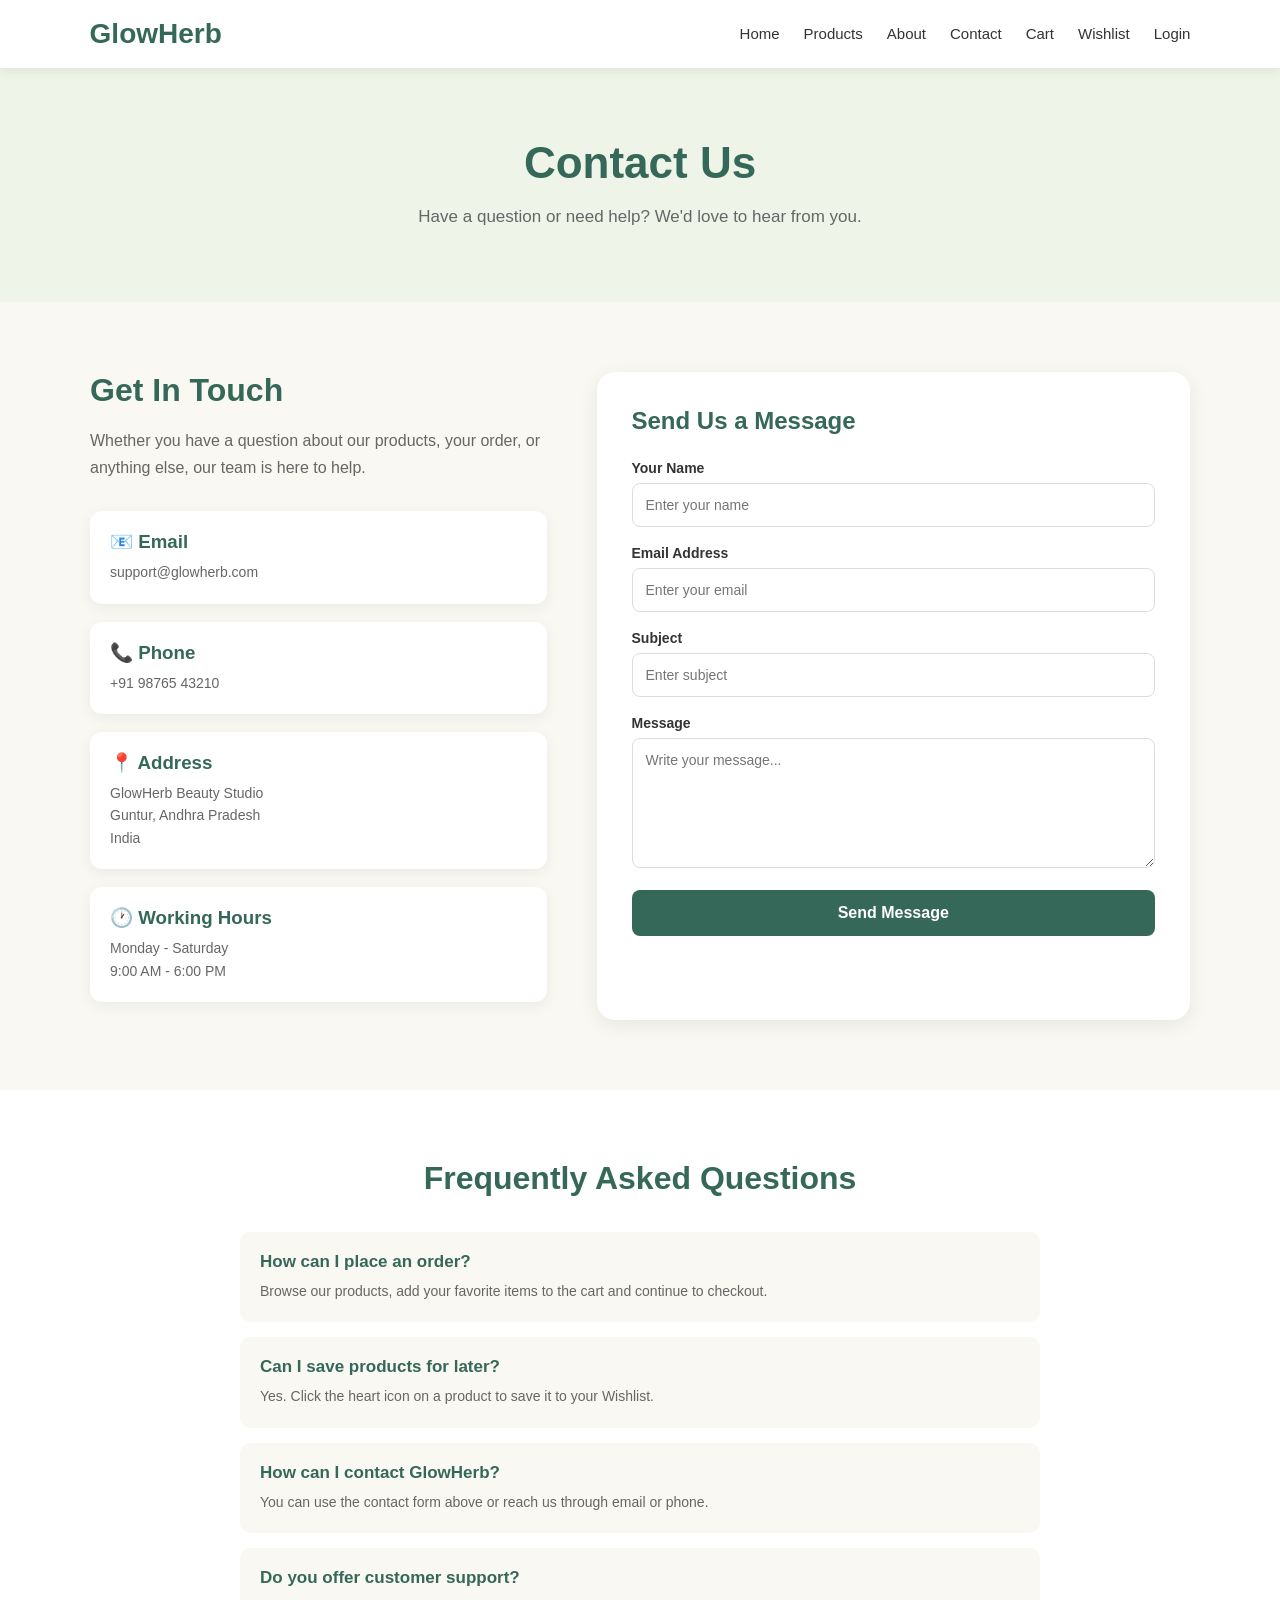
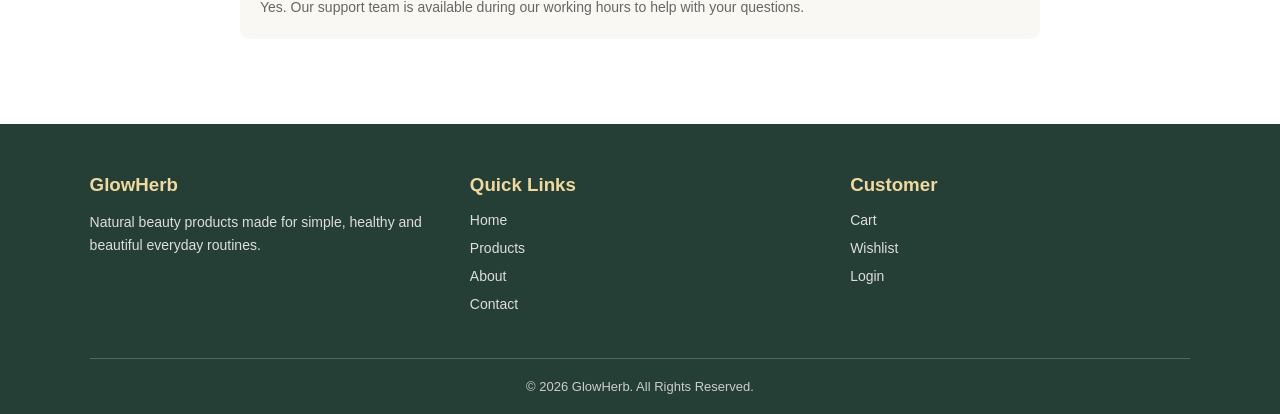
<file: contact.html>
<!DOCTYPE html>
<html lang="en">

<head>

    <meta charset="UTF-8">

    <meta name="viewport" content="width=device-width, initial-scale=1.0">

    <title>GlowHerb - Contact Us</title>


    <style>

        * {
            margin: 0;
            padding: 0;
            box-sizing: border-box;
        }


        body {
            font-family: Arial, sans-serif;
            background: #faf8f2;
            color: #333;
        }


        /* ================= NAVBAR ================= */

        .navbar {
            width: 100%;
            background: white;
            display: flex;
            justify-content: space-between;
            align-items: center;
            padding: 18px 7%;
            box-shadow: 0 2px 10px rgba(0,0,0,0.08);
            position: sticky;
            top: 0;
            z-index: 1000;
        }


        .logo {
            font-size: 28px;
            font-weight: bold;
            color: #356859;
        }


        .nav {
            list-style: none;
            display: flex;
            gap: 24px;
            align-items: center;
        }


        .nav li a {
            text-decoration: none;
            color: #333;
            font-size: 15px;
        }


        .nav li a:hover {
            color: #356859;
        }


        /* ================= HERO ================= */

        .contact-hero {
            background: #eef4e8;
            text-align: center;
            padding: 70px 20px;
        }


        .contact-hero h1 {
            font-size: 44px;
            color: #356859;
            margin-bottom: 15px;
        }


        .contact-hero p {
            color: #666;
            font-size: 17px;
            line-height: 1.7;
        }


        /* ================= CONTACT SECTION ================= */

        .contact-section {
            width: 90%;
            max-width: 1100px;
            margin: 70px auto;
            display: grid;
            grid-template-columns: 1fr 1.3fr;
            gap: 50px;
        }


        /* ================= CONTACT INFO ================= */

        .contact-info h2 {
            color: #356859;
            font-size: 32px;
            margin-bottom: 18px;
        }


        .contact-info > p {
            color: #666;
            line-height: 1.7;
            margin-bottom: 30px;
        }


        .info-card {
            background: white;
            padding: 20px;
            margin-bottom: 18px;
            border-radius: 12px;
            box-shadow: 0 4px 15px rgba(0,0,0,0.06);
        }


        .info-card h3 {
            color: #356859;
            margin-bottom: 8px;
        }


        .info-card p {
            color: #666;
            font-size: 14px;
            line-height: 1.6;
        }


        /* ================= FORM ================= */

        .contact-form {
            background: white;
            padding: 35px;
            border-radius: 18px;
            box-shadow: 0 5px 20px rgba(0,0,0,0.08);
        }


        .contact-form h2 {
            color: #356859;
            margin-bottom: 25px;
        }


        .form-group {
            margin-bottom: 18px;
        }


        .form-group label {
            display: block;
            margin-bottom: 7px;
            font-weight: bold;
            font-size: 14px;
        }


        .form-group input,
        .form-group textarea {
            width: 100%;
            padding: 13px;
            border: 1px solid #ddd;
            border-radius: 8px;
            font-size: 14px;
            outline: none;
            font-family: Arial, sans-serif;
        }


        .form-group input:focus,
        .form-group textarea:focus {
            border-color: #356859;
        }


        .form-group textarea {
            height: 130px;
            resize: vertical;
        }


        .submit-btn {
            width: 100%;
            border: none;
            background: #356859;
            color: white;
            padding: 14px;
            border-radius: 8px;
            font-size: 16px;
            cursor: pointer;
            font-weight: bold;
        }


        .submit-btn:hover {
            background: #294f42;
        }


        /* ================= FAQ ================= */

        .faq-section {
            background: white;
            padding: 70px 7%;
            text-align: center;
        }


        .faq-section h2 {
            color: #356859;
            font-size: 32px;
            margin-bottom: 35px;
        }


        .faq-container {
            max-width: 800px;
            margin: auto;
            text-align: left;
        }


        .faq {
            background: #faf8f2;
            padding: 20px;
            margin-bottom: 15px;
            border-radius: 10px;
        }


        .faq h3 {
            color: #356859;
            font-size: 17px;
            margin-bottom: 8px;
        }


        .faq p {
            color: #666;
            line-height: 1.6;
            font-size: 14px;
        }


        /* ================= FOOTER ================= */

        .footer {
            background: #263f36;
            color: white;
            padding: 50px 7% 20px;
        }


        .footer-container {
            display: grid;
            grid-template-columns: repeat(3, 1fr);
            gap: 40px;
            margin-bottom: 35px;
        }


        .footer h3 {
            color: #f0d9a0;
            margin-bottom: 15px;
        }


        .footer p {
            color: #ddd;
            line-height: 1.7;
            font-size: 14px;
        }


        .footer ul {
            list-style: none;
        }


        .footer ul li {
            margin-bottom: 10px;
        }


        .footer ul li a {
            color: #ddd;
            text-decoration: none;
            font-size: 14px;
        }


        .footer ul li a:hover {
            color: white;
        }


        .copyright {
            border-top: 1px solid rgba(255,255,255,0.2);
            padding-top: 20px;
            text-align: center;
            color: #ccc;
            font-size: 13px;
        }


        /* ================= RESPONSIVE ================= */

        @media (max-width: 800px) {

            .navbar {
                flex-direction: column;
                gap: 15px;
            }


            .nav {
                flex-wrap: wrap;
                justify-content: center;
                gap: 15px;
            }


            .contact-section {
                grid-template-columns: 1fr;
            }


            .footer-container {
                grid-template-columns: 1fr;
            }

        }


        @media (max-width: 500px) {

            .contact-hero h1 {
                font-size: 34px;
            }


            .contact-form {
                padding: 25px 20px;
            }

        }

    </style>

</head>


<body>


    <!-- ================= NAVBAR ================= -->

    <nav class="navbar">

        <div class="logo">
            GlowHerb
        </div>


        <ul class="nav">

            <li>
                <a href="index.html">
                    Home
                </a>
            </li>

            <li>
                <a href="products.html">
                    Products
                </a>
            </li>

            <li>
                <a href="about.html">
                    About
                </a>
            </li>

            <li>
                <a href="contact.html">
                    Contact
                </a>
            </li>

            <li>
                <a href="cart.html">
                    Cart
                </a>
            </li>

            <li>
                <a href="wishlist.html">
                    Wishlist
                </a>
            </li>

            <li>
                <a href="login.html">
                    Login
                </a>
            </li>

        </ul>

    </nav>



    <!-- ================= HERO ================= -->

    <section class="contact-hero">

        <h1>
            Contact Us
        </h1>

        <p>
            Have a question or need help?
            We'd love to hear from you.
        </p>

    </section>



    <!-- ================= CONTACT SECTION ================= -->

    <section class="contact-section">


        <!-- CONTACT INFORMATION -->

        <div class="contact-info">

            <h2>
                Get In Touch
            </h2>

            <p>
                Whether you have a question about our products,
                your order, or anything else, our team is here
                to help.
            </p>


            <div class="info-card">

                <h3>
                    📧 Email
                </h3>

                <p>
                    support@glowherb.com
                </p>

            </div>


            <div class="info-card">

                <h3>
                    📞 Phone
                </h3>

                <p>
                    +91 98765 43210
                </p>

            </div>


            <div class="info-card">

                <h3>
                    📍 Address
                </h3>

                <p>
                    GlowHerb Beauty Studio<br>
                    Guntur, Andhra Pradesh<br>
                    India
                </p>

            </div>


            <div class="info-card">

                <h3>
                    🕐 Working Hours
                </h3>

                <p>
                    Monday - Saturday<br>
                    9:00 AM - 6:00 PM
                </p>

            </div>

        </div>



        <!-- CONTACT FORM -->

        <div class="contact-form">

            <h2>
                Send Us a Message
            </h2>


            <form onsubmit="sendMessage(event)">


                <div class="form-group">

                    <label for="name">
                        Your Name
                    </label>

                    <input
                        type="text"
                        id="name"
                        placeholder="Enter your name"
                        required
                    >

                </div>


                <div class="form-group">

                    <label for="email">
                        Email Address
                    </label>

                    <input
                        type="email"
                        id="email"
                        placeholder="Enter your email"
                        required
                    >

                </div>


                <div class="form-group">

                    <label for="subject">
                        Subject
                    </label>

                    <input
                        type="text"
                        id="subject"
                        placeholder="Enter subject"
                        required
                    >

                </div>


                <div class="form-group">

                    <label for="message">
                        Message
                    </label>

                    <textarea
                        id="message"
                        placeholder="Write your message..."
                        required
                    ></textarea>

                </div>


                <button
                    type="submit"
                    class="submit-btn"
                >
                    Send Message
                </button>


            </form>

        </div>

    </section>



    <!-- ================= FAQ ================= -->

    <section class="faq-section">

        <h2>
            Frequently Asked Questions
        </h2>


        <div class="faq-container">


            <div class="faq">

                <h3>
                    How can I place an order?
                </h3>

                <p>
                    Browse our products, add your favorite
                    items to the cart and continue to checkout.
                </p>

            </div>


            <div class="faq">

                <h3>
                    Can I save products for later?
                </h3>

                <p>
                    Yes. Click the heart icon on a product
                    to save it to your Wishlist.
                </p>

            </div>


            <div class="faq">

                <h3>
                    How can I contact GlowHerb?
                </h3>

                <p>
                    You can use the contact form above or
                    reach us through email or phone.
                </p>

            </div>


            <div class="faq">

                <h3>
                    Do you offer customer support?
                </h3>

                <p>
                    Yes. Our support team is available during
                    our working hours to help with your questions.
                </p>

            </div>


        </div>

    </section>



    <!-- ================= FOOTER ================= -->

    <footer class="footer">

        <div class="footer-container">


            <div>

                <h3>
                    GlowHerb
                </h3>

                <p>
                    Natural beauty products made for simple,
                    healthy and beautiful everyday routines.
                </p>

            </div>


            <div>

                <h3>
                    Quick Links
                </h3>

                <ul>

                    <li>
                        <a href="index.html">
                            Home
                        </a>
                    </li>

                    <li>
                        <a href="products.html">
                            Products
                        </a>
                    </li>

                    <li>
                        <a href="about.html">
                            About
                        </a>
                    </li>

                    <li>
                        <a href="contact.html">
                            Contact
                        </a>
                    </li>

                </ul>

            </div>


            <div>

                <h3>
                    Customer
                </h3>

                <ul>

                    <li>
                        <a href="cart.html">
                            Cart
                        </a>
                    </li>

                    <li>
                        <a href="wishlist.html">
                            Wishlist
                        </a>
                    </li>

                    <li>
                        <a href="login.html">
                            Login
                        </a>
                    </li>

                </ul>

            </div>


        </div>


        <div class="copyright">

            © 2026 GlowHerb. All Rights Reserved.

        </div>

    </footer>



    <!-- ================= JAVASCRIPT ================= -->

    <script>

        function sendMessage(event) {

            event.preventDefault();


            const name =
                document.getElementById("name").value;


            const email =
                document.getElementById("email").value;


            const subject =
                document.getElementById("subject").value;


            const message =
                document.getElementById("message").value;


            const contactMessage = {

                name: name,

                email: email,

                subject: subject,

                message: message

            };


            localStorage.setItem(
                "contactMessage",
                JSON.stringify(contactMessage)
            );


            alert(
                "Thank you, " +
                name +
                "! Your message has been sent successfully."
            );


            document.querySelector("form").reset();

        }

    </script>


</body>

</html>
</file>
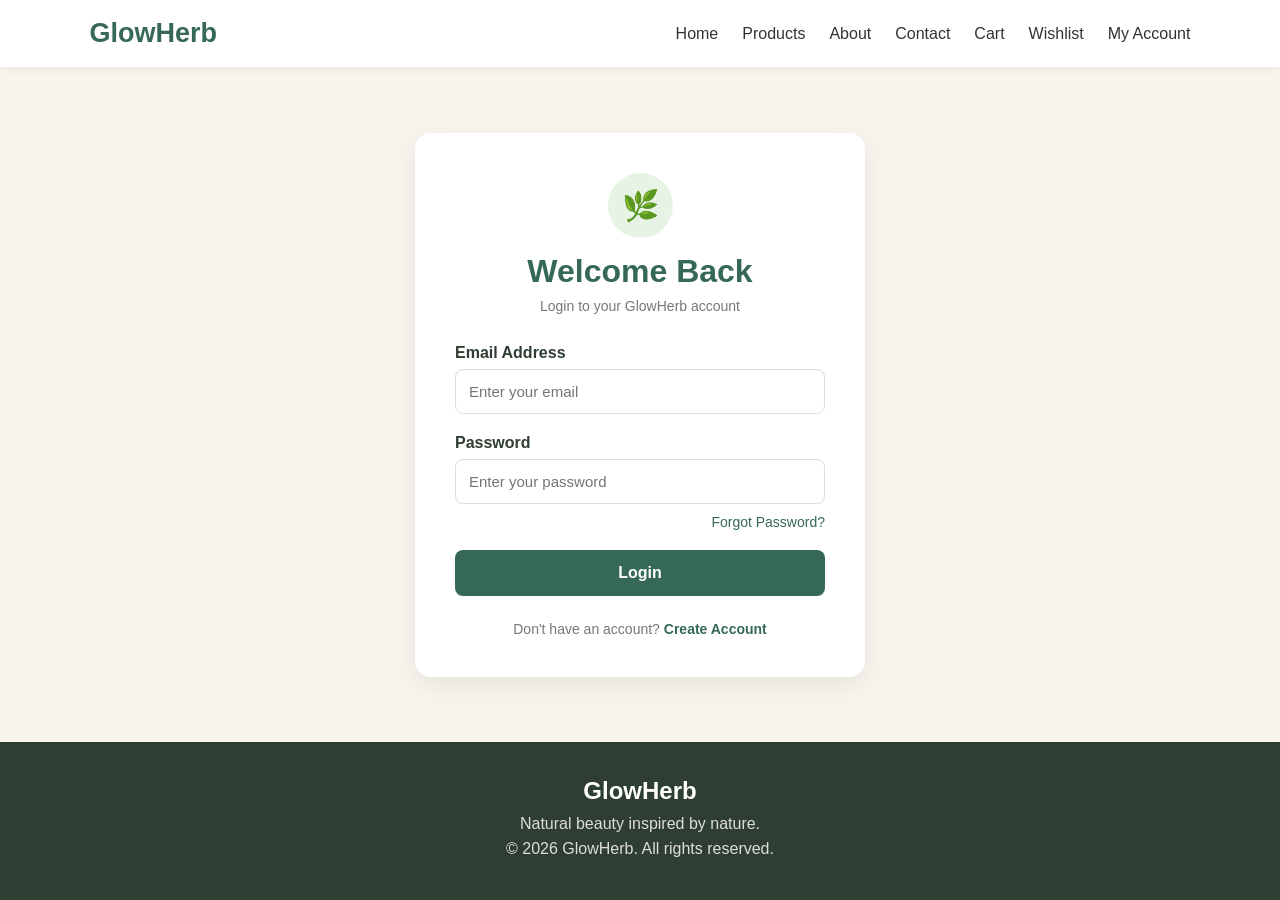
<file: login.html>
<!DOCTYPE html>
<html lang="en">

<head>

    <meta charset="UTF-8">

    <meta name="viewport"
          content="width=device-width, initial-scale=1.0">

    <title>Login | GlowHerb</title>

    <style>

        * {
            margin: 0;
            padding: 0;
            box-sizing: border-box;
        }

        body {
            font-family: Arial, sans-serif;
            background: #f8f5ee;
            color: #2f3e32;
        }

        /* =========================
           NAVBAR
        ========================= */

        .navbar {
            background: white;

            padding: 18px 7%;

            display: flex;

            align-items: center;

            justify-content: space-between;

            box-shadow:
                0 2px 10px rgba(0,0,0,0.06);
        }

        .logo {
            font-size: 27px;

            font-weight: bold;

            color: #356859;
        }

        .nav {
            list-style: none;

            display: flex;

            gap: 24px;
        }

        .nav a {
            text-decoration: none;

            color: #333;

            font-weight: 500;
        }

        .nav a:hover {
            color: #356859;
        }

        /* =========================
           LOGIN SECTION
        ========================= */

        .login-container {
            min-height: 75vh;

            display: flex;

            justify-content: center;

            align-items: center;

            padding: 50px 20px;
        }

        .login-card {
            background: white;

            width: 100%;

            max-width: 450px;

            padding: 40px;

            border-radius: 16px;

            box-shadow:
                0 8px 30px rgba(0,0,0,0.08);
        }

        .login-heading {
            text-align: center;

            margin-bottom: 30px;
        }

        .login-icon {
            width: 65px;

            height: 65px;

            margin: 0 auto 15px;

            border-radius: 50%;

            background: #e7f3e5;

            display: flex;

            align-items: center;

            justify-content: center;

            font-size: 30px;
        }

        .login-heading h1 {
            color: #356859;

            margin-bottom: 8px;
        }

        .login-heading p {
            color: #777;

            font-size: 14px;
        }

        /* =========================
           FORM
        ========================= */

        .form-group {
            margin-bottom: 20px;
        }

        .form-group label {
            display: block;

            margin-bottom: 7px;

            font-weight: bold;
        }

        .form-group input {
            width: 100%;

            padding: 13px;

            border: 1px solid #ddd;

            border-radius: 8px;

            font-size: 15px;

            outline: none;
        }

        .form-group input:focus {
            border-color: #356859;

            box-shadow:
                0 0 0 3px rgba(53,104,89,0.08);
        }

        /* =========================
           LOGIN BUTTON
        ========================= */

        .login-btn {
            width: 100%;

            border: none;

            background: #356859;

            color: white;

            padding: 14px;

            border-radius: 8px;

            font-size: 16px;

            font-weight: bold;

            cursor: pointer;
        }

        .login-btn:hover {
            background: #284f42;
        }

        /* =========================
           LINKS
        ========================= */

        .forgot {
            display: block;

            text-align: right;

            margin-top: -10px;

            margin-bottom: 20px;

            color: #356859;

            font-size: 14px;

            cursor: pointer;
        }

        .register-text {
            text-align: center;

            margin-top: 25px;

            color: #777;

            font-size: 14px;
        }

        .register-text a {
            color: #356859;

            font-weight: bold;

            text-decoration: none;
        }

        /* =========================
           FOOTER
        ========================= */

        .footer {
            background: #2f3e32;

            color: white;

            text-align: center;

            padding: 35px 7%;
        }

        .footer h2 {
            margin-bottom: 10px;
        }

        .footer p {
            color: #ddd;

            margin: 7px 0;
        }

        /* =========================
           MOBILE
        ========================= */

        @media (max-width: 750px) {

            .navbar {
                flex-direction: column;

                gap: 15px;
            }

            .nav {
                flex-wrap: wrap;

                justify-content: center;

                gap: 12px;
            }

            .login-card {
                padding: 30px 22px;
            }

        }

    </style>

</head>


<body>


<!-- =========================
     NAVBAR
========================= -->

<header class="navbar">

    <div class="logo">
        GlowHerb
    </div>


    <ul class="nav">

        <li>
            <a href="index.html">
                Home
            </a>
        </li>

        <li>
            <a href="products.html">
                Products
            </a>
        </li>

        <li>
            <a href="about.html">
                About
            </a>
        </li>

        <li>
            <a href="contact.html">
                Contact
            </a>
        </li>

        <li>
            <a href="cart.html">
                Cart
            </a>
        </li>

        <li>
            <a href="wishlist.html">
                Wishlist
            </a>
        </li>

        <li>
            <a href="account.html">
                My Account
            </a>
        </li>

    </ul>

</header>



<!-- =========================
     LOGIN
========================= -->

<main class="login-container">


    <div class="login-card">


        <div class="login-heading">

            <div class="login-icon">
                🌿
            </div>

            <h1>
                Welcome Back
            </h1>

            <p>
                Login to your GlowHerb account
            </p>

        </div>



        <form
            onsubmit="loginUser(event)"
        >


            <div class="form-group">

                <label>
                    Email Address
                </label>

                <input
                    type="email"
                    id="loginEmail"
                    placeholder="Enter your email"
                    required
                >

            </div>



            <div class="form-group">

                <label>
                    Password
                </label>

                <input
                    type="password"
                    id="loginPassword"
                    placeholder="Enter your password"
                    required
                >

            </div>



            <span
                class="forgot"
                onclick="forgotPassword()"
            >
                Forgot Password?
            </span>



            <button
                type="submit"
                class="login-btn"
            >
                Login
            </button>


        </form>



        <div class="register-text">

            Don't have an account?

            <a href="register.html">
                Create Account
            </a>

        </div>


    </div>


</main>



<!-- =========================
     FOOTER
========================= -->

<footer class="footer">

    <h2>
        GlowHerb
    </h2>

    <p>
        Natural beauty inspired by nature.
    </p>

    <p>
        © 2026 GlowHerb. All rights reserved.
    </p>

</footer>



<script>

/* =====================================
   LOGIN
===================================== */

function loginUser(event) {

    event.preventDefault();


    const email =
        document.getElementById(
            "loginEmail"
        ).value.trim();


    const password =
        document.getElementById(
            "loginPassword"
        ).value;


    /* GET REGISTERED USERS */

    const users =
        JSON.parse(
            localStorage.getItem(
                "glowherbUsers"
            )
        ) || [];


    /* FIND USER */

    const user =
        users.find(function(item) {

            return (
                item.email === email &&
                item.password === password
            );

        });


    /* CHECK USER */

    if (!user) {

        alert(
            "Invalid email or password. Please check your details."
        );

        return;

    }


    /* SAVE LOGGED-IN USER */

    localStorage.setItem(
        "loggedInUser",
        JSON.stringify(user)
    );


    alert(
        "Welcome back, " +
        user.name +
        "!"
    );


    /* OPEN ACCOUNT */

    window.location.href =
        "account.html";

}


/* =====================================
   FORGOT PASSWORD
===================================== */

function forgotPassword() {

    alert(
        "Password reset is a demo feature in this static website."
    );

}

</script>


</body>

</html>
</file>
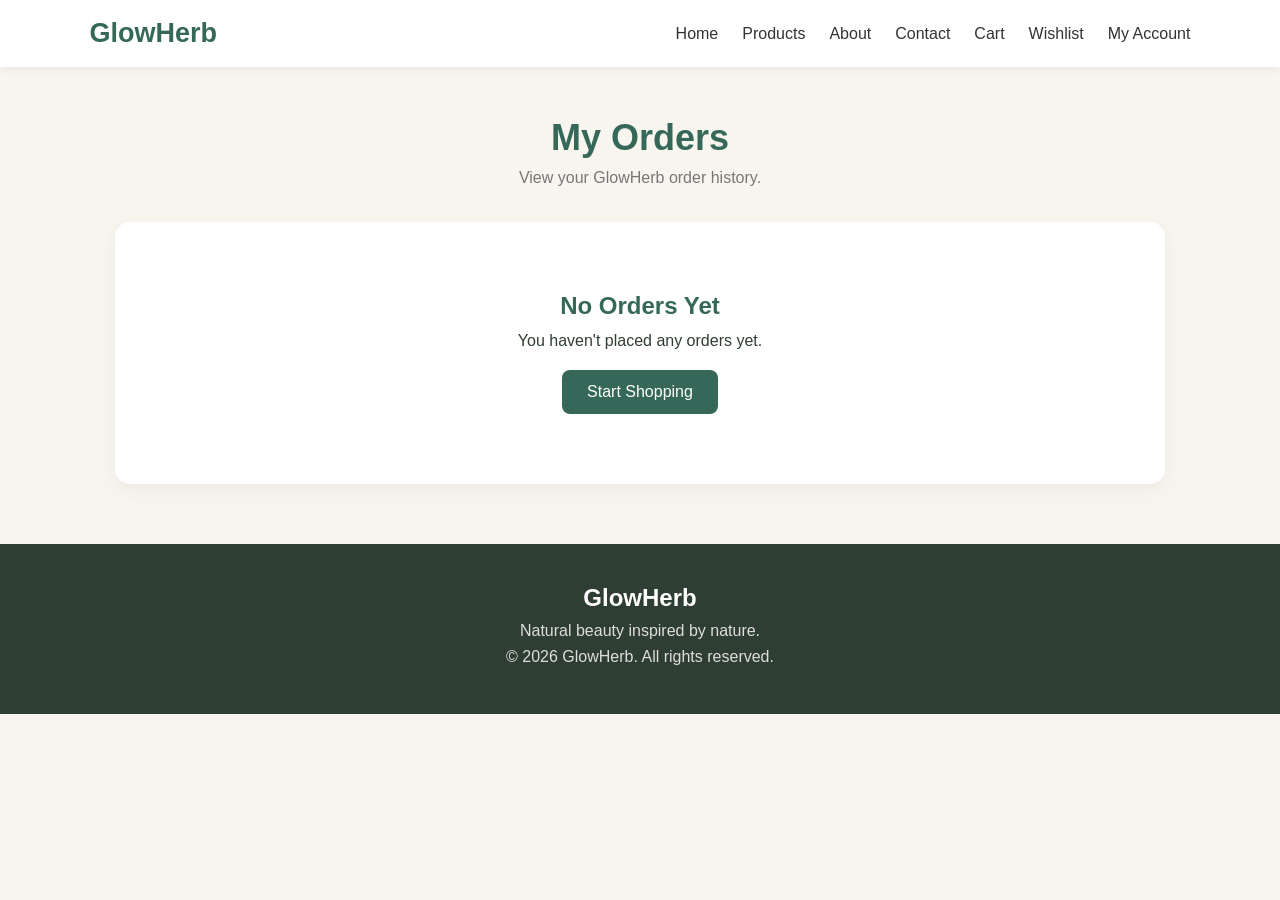
<file: orders.html>
<!DOCTYPE html>
<html lang="en">

<head>

    <meta charset="UTF-8">

    <meta name="viewport"
          content="width=device-width, initial-scale=1.0">

    <title>My Orders | GlowHerb</title>

    <style>

        * {
            margin: 0;
            padding: 0;
            box-sizing: border-box;
        }

        body {
            font-family: Arial, sans-serif;
            background: #f8f5ee;
            color: #2f3e32;
        }

        /* =========================
           NAVBAR
        ========================= */

        .navbar {
            background: white;
            padding: 18px 7%;

            display: flex;
            align-items: center;
            justify-content: space-between;

            box-shadow: 0 2px 10px rgba(0,0,0,0.06);
        }

        .logo {
            font-size: 27px;
            font-weight: bold;
            color: #356859;
        }

        .nav {
            list-style: none;
            display: flex;
            gap: 24px;
        }

        .nav a {
            text-decoration: none;
            color: #333;
            font-weight: 500;
        }

        .nav a:hover {
            color: #356859;
        }

        /* =========================
           MAIN
        ========================= */

        .orders-container {
            width: 90%;
            max-width: 1050px;
            margin: 50px auto;
        }

        .page-heading {
            text-align: center;
            margin-bottom: 35px;
        }

        .page-heading h1 {
            font-size: 36px;
            color: #356859;
            margin-bottom: 10px;
        }

        .page-heading p {
            color: #777;
        }

        /* =========================
           EMPTY ORDERS
        ========================= */

        .empty-orders {
            background: white;
            text-align: center;
            padding: 70px 20px;
            border-radius: 15px;

            box-shadow:
                0 5px 20px rgba(0,0,0,0.05);
        }

        .empty-orders h2 {
            color: #356859;
            margin-bottom: 12px;
        }

        .shop-btn {
            display: inline-block;

            margin-top: 20px;

            padding: 13px 25px;

            background: #356859;
            color: white;

            text-decoration: none;

            border-radius: 8px;
        }

        .shop-btn:hover {
            background: #284f42;
        }

        /* =========================
           ORDER CARD
        ========================= */

        .order-card {
            background: white;

            border-radius: 15px;

            padding: 25px;

            margin-bottom: 25px;

            box-shadow:
                0 5px 20px rgba(0,0,0,0.06);
        }

        /* ORDER HEADER */

        .order-header {
            display: flex;

            justify-content: space-between;

            align-items: center;

            border-bottom: 1px solid #eee;

            padding-bottom: 18px;

            margin-bottom: 20px;
        }

        .order-id {
            font-weight: bold;
            color: #356859;
            margin-bottom: 7px;
        }

        .order-date {
            color: #777;
            font-size: 14px;
        }

        .status {
            background: #e7f3e5;

            color: #356859;

            padding: 7px 12px;

            border-radius: 20px;

            font-size: 13px;

            font-weight: bold;
        }

        /* =========================
           PRODUCTS
        ========================= */

        .order-product {
            display: flex;

            justify-content: space-between;

            align-items: center;

            padding: 14px 0;

            border-bottom: 1px solid #eee;
        }

        .product-info h3 {
            font-size: 16px;
            margin-bottom: 5px;
        }

        .product-info p {
            color: #777;
            font-size: 14px;
        }

        .product-price {
            font-weight: bold;
            color: #356859;
        }

        /* =========================
           ORDER FOOTER
        ========================= */

        .order-footer {
            display: flex;

            justify-content: space-between;

            align-items: center;

            margin-top: 20px;
        }

        .total-label {
            color: #555;
            margin-right: 8px;
        }

        .total-price {
            font-size: 20px;

            font-weight: bold;

            color: #356859;
        }

        /* VIEW DETAILS */

        .view-btn {
            background: white;

            color: #356859;

            border: 1px solid #356859;

            padding: 10px 18px;

            border-radius: 7px;

            cursor: pointer;

            font-weight: bold;
        }

        .view-btn:hover {
            background: #356859;
            color: white;
        }

        /* =========================
           FOOTER
        ========================= */

        .footer {
            background: #2f3e32;

            color: white;

            text-align: center;

            padding: 40px 7%;

            margin-top: 60px;
        }

        .footer h2 {
            margin-bottom: 10px;
        }

        .footer p {
            color: #ddd;
            margin: 8px 0;
        }

        /* =========================
           RESPONSIVE
        ========================= */

        @media (max-width: 750px) {

            .navbar {
                flex-direction: column;
                gap: 15px;
            }

            .nav {
                flex-wrap: wrap;
                justify-content: center;
                gap: 12px;
            }

            .order-header {
                flex-direction: column;
                align-items: flex-start;
                gap: 10px;
            }

            .order-footer {
                flex-direction: column;
                align-items: flex-start;
                gap: 15px;
            }

        }

    </style>

</head>


<body>


<!-- =========================
     NAVBAR
========================= -->

<header class="navbar">

    <div class="logo">
        GlowHerb
    </div>


    <ul class="nav">

        <li>
            <a href="index.html">
                Home
            </a>
        </li>

        <li>
            <a href="products.html">
                Products
            </a>
        </li>

        <li>
            <a href="about.html">
                About
            </a>
        </li>

        <li>
            <a href="contact.html">
                Contact
            </a>
        </li>

        <li>
            <a href="cart.html">
                Cart
            </a>
        </li>

        <li>
            <a href="wishlist.html">
                Wishlist
            </a>
        </li>

        <li>
            <a href="account.html">
                My Account
            </a>
        </li>

    </ul>

</header>



<!-- =========================
     ORDERS
========================= -->

<main class="orders-container">


    <div class="page-heading">

        <h1>
            My Orders
        </h1>

        <p>
            View your GlowHerb order history.
        </p>

    </div>


    <!-- EMPTY ORDERS -->

    <div
        id="emptyOrders"
        class="empty-orders"
        style="display:none;"
    >

        <h2>
            No Orders Yet
        </h2>

        <p>
            You haven't placed any orders yet.
        </p>

        <a
            href="products.html"
            class="shop-btn"
        >
            Start Shopping
        </a>

    </div>


    <!-- ORDERS WILL BE DISPLAYED HERE -->

    <div id="ordersList"></div>


</main>



<!-- =========================
     FOOTER
========================= -->

<footer class="footer">

    <h2>
        GlowHerb
    </h2>

    <p>
        Natural beauty inspired by nature.
    </p>

    <p>
        © 2026 GlowHerb. All rights reserved.
    </p>

</footer>



<script>

/* =====================================
   GET ORDERS FROM LOCAL STORAGE
===================================== */

const orders =
    JSON.parse(
        localStorage.getItem(
            "glowherbOrders"
        )
    ) || [];



/* =====================================
   CHECK IF ORDERS EXIST
===================================== */

if (orders.length === 0) {

    document.getElementById(
        "emptyOrders"
    ).style.display = "block";

}



/* =====================================
   DISPLAY ORDERS
===================================== */

function displayOrders() {

    const ordersList =
        document.getElementById(
            "ordersList"
        );


    ordersList.innerHTML = "";


    /*
       Reverse the array so the
       newest order appears first.
    */

    orders
        .slice()
        .reverse()
        .forEach(function(order) {


            let productsHTML = "";


            /* =========================
               PRODUCTS INSIDE ORDER
            ========================= */

            order.items.forEach(function(item) {

                const itemTotal =
                    item.price *
                    item.quantity;


                productsHTML += `

                    <div class="order-product">

                        <div class="product-info">

                            <h3>
                                ${item.name}
                            </h3>

                            <p>
                                Quantity:
                                ${item.quantity}
                            </p>

                        </div>


                        <div class="product-price">

                            ₹${itemTotal}

                        </div>

                    </div>

                `;

            });



            /* =========================
               ORDER CARD
            ========================= */

            ordersList.innerHTML += `

                <div class="order-card">


                    <div class="order-header">


                        <div>

                            <div class="order-id">

                                Order ID:
                                ${order.id}

                            </div>


                            <div class="order-date">

                                Ordered on:
                                ${order.date}

                            </div>

                        </div>


                        <div class="status">

                            ${order.status}

                        </div>


                    </div>



                    <div>

                        ${productsHTML}

                    </div>



                    <div class="order-footer">


                        <div>

                            <span class="total-label">

                                Order Total:

                            </span>


                            <span class="total-price">

                                ₹${order.total}

                            </span>

                        </div>


                        <button
                            class="view-btn"
                            onclick="viewOrder('${order.id}')"
                        >

                            View Details

                        </button>


                    </div>


                </div>

            `;

        });

}



displayOrders();



/* =====================================
   VIEW ORDER DETAILS
===================================== */

function viewOrder(orderId) {


    const order =
        orders.find(
            function(item) {

                return item.id === orderId;

            }
        );


    if (!order) {

        alert(
            "Order details not found."
        );

        return;

    }


    alert(

        "ORDER DETAILS\n\n" +

        "Order ID: " +
        order.id +

        "\nDate: " +
        order.date +

        "\nStatus: " +
        order.status +

        "\nPayment: " +
        order.paymentMethod +

        "\n\nCUSTOMER DETAILS" +

        "\nName: " +
        order.customer.name +

        "\nEmail: " +
        order.customer.email +

        "\nPhone: " +
        order.customer.phone +

        "\nAddress: " +
        order.customer.address +

        ", " +
        order.customer.city +

        ", " +
        order.customer.state +

        " - " +
        order.customer.pincode +

        "\n\nOrder Total: ₹" +
        order.total

    );

}

</script>


</body>

</html>
</file>
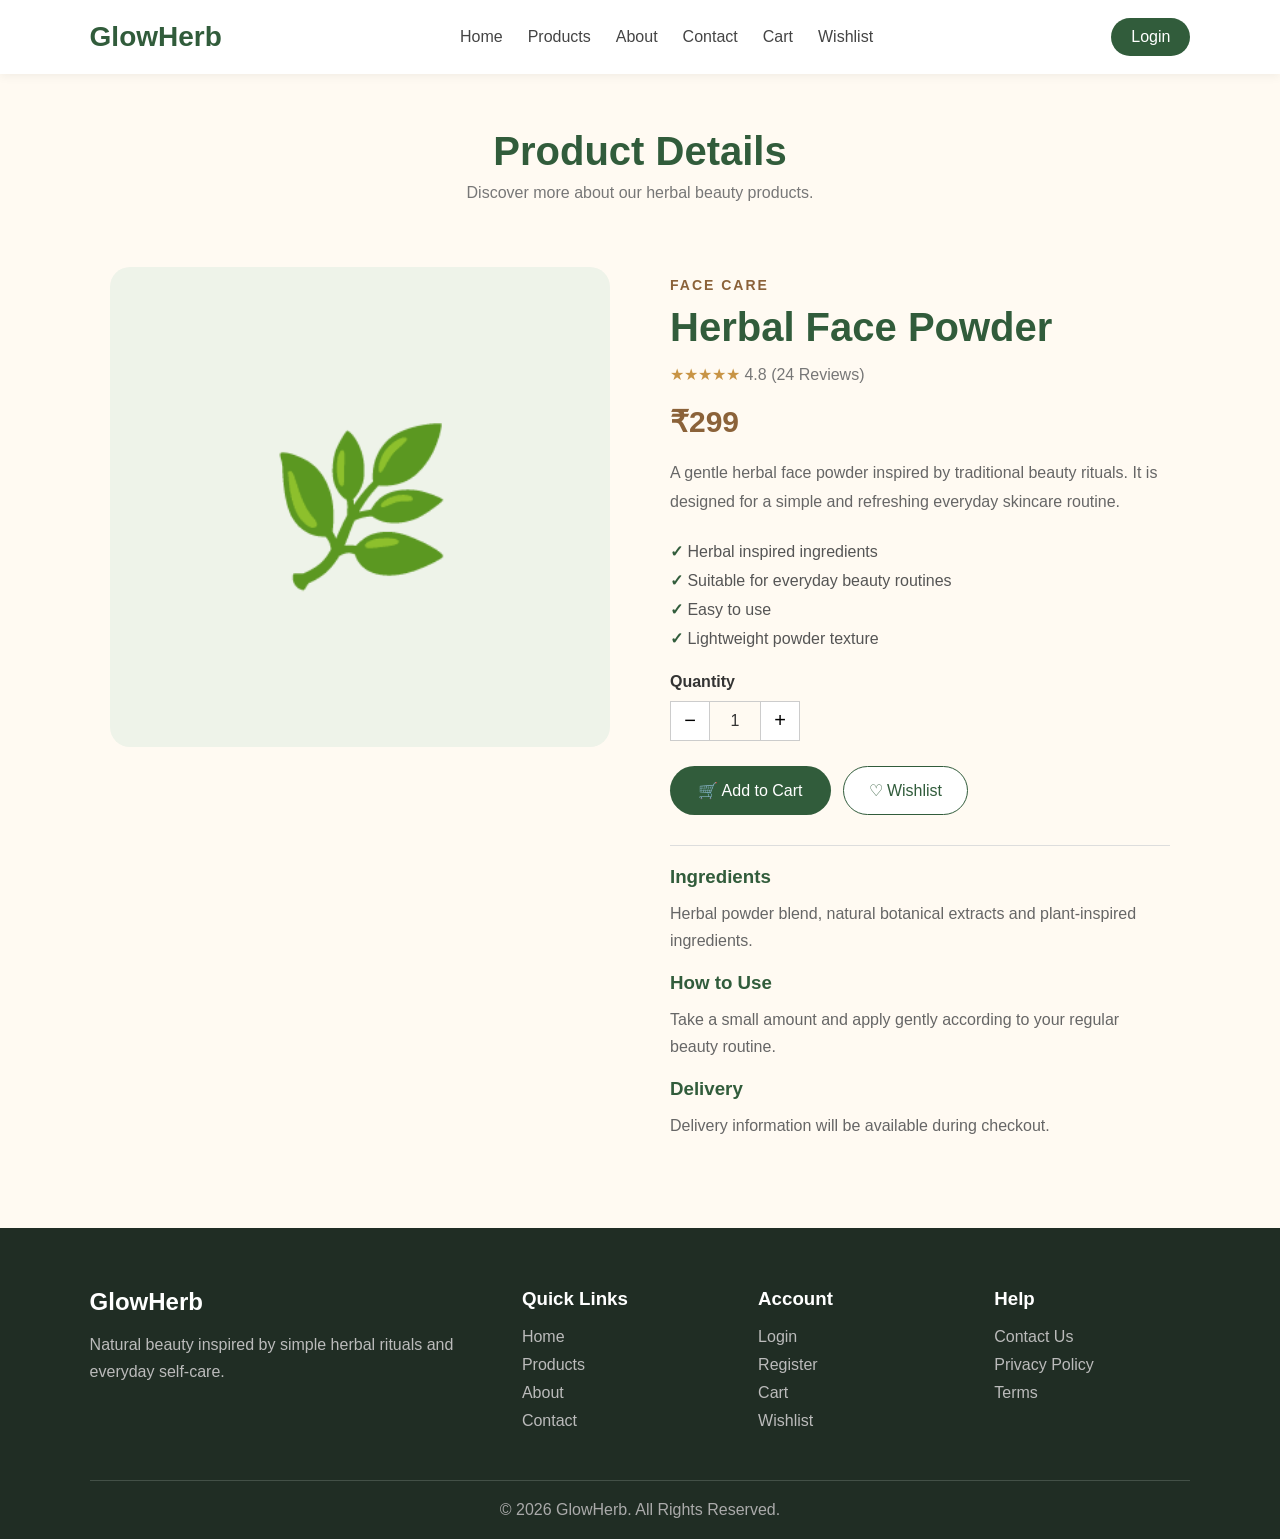
<file: product-details.html>
<!DOCTYPE html>
<html lang="en">
<head>

    <meta charset="UTF-8">

    <meta name="viewport"
          content="width=device-width, initial-scale=1.0">

    <title>Product Details - GlowHerb</title>

    <style>

        * {
            margin: 0;
            padding: 0;
            box-sizing: border-box;
        }

        body {
            font-family: Arial, sans-serif;
            background: #fffaf2;
            color: #333;
        }

        a {
            text-decoration: none;
            color: inherit;
        }


        /* NAVBAR */

        .navbar {
            background: white;
            padding: 18px 7%;

            display: flex;
            align-items: center;
            justify-content: space-between;

            box-shadow: 0 2px 10px rgba(0,0,0,0.06);
        }

        .logo {
            font-size: 28px;
            font-weight: bold;
            color: #315c3b;
        }

        .nav {
            display: flex;
            gap: 25px;
            list-style: none;
        }

        .nav a {
            color: #444;
        }

        .nav a:hover {
            color: #315c3b;
        }

        .login-btn {
            background: #315c3b;
            color: white;

            padding: 10px 20px;
            border-radius: 25px;
        }


        /* PAGE TITLE */

        .page-title {
            text-align: center;
            padding: 55px 20px 35px;
        }

        .page-title h1 {
            color: #315c3b;
            font-size: 40px;
            margin-bottom: 10px;
        }

        .page-title p {
            color: #777;
        }


        /* PRODUCT */

        .product-details {
            max-width: 1100px;
            margin: auto;

            padding: 30px 20px 70px;

            display: grid;
            grid-template-columns: 1fr 1fr;

            gap: 60px;
            align-items: start;
        }


        /* PRODUCT IMAGE */

        .product-image-box {
            background: #eef3e9;

            height: 480px;

            border-radius: 20px;

            display: flex;
            justify-content: center;
            align-items: center;

            font-size: 150px;
        }


        /* PRODUCT INFORMATION */

        .product-info {
            padding-top: 10px;
        }

        .category {
            color: #8b6239;
            font-size: 14px;
            font-weight: bold;

            letter-spacing: 2px;

            margin-bottom: 12px;
        }

        .product-info h2 {
            color: #315c3b;
            font-size: 40px;

            margin-bottom: 15px;
        }

        .rating {
            color: #c89445;
            margin-bottom: 20px;
        }

        .rating span {
            color: #777;
        }

        .price {
            font-size: 30px;
            font-weight: bold;

            color: #8b6239;

            margin-bottom: 20px;
        }

        .description {
            color: #666;

            line-height: 1.8;

            margin-bottom: 25px;
        }


        /* PRODUCT FEATURES */

        .features {
            margin-bottom: 25px;
        }

        .features p {
            margin-bottom: 10px;
            color: #555;
        }

        .features strong {
            color: #315c3b;
        }


        /* QUANTITY */

        .quantity-title {
            font-weight: bold;
            margin-bottom: 10px;
        }

        .quantity {
            display: flex;
            align-items: center;

            margin-bottom: 25px;
        }

        .quantity button {
            width: 40px;
            height: 40px;

            border: 1px solid #ccc;

            background: white;

            font-size: 20px;

            cursor: pointer;
        }

        .quantity span {
            width: 50px;
            height: 40px;

            display: flex;
            align-items: center;
            justify-content: center;

            border-top: 1px solid #ccc;
            border-bottom: 1px solid #ccc;
        }


        /* BUTTONS */

        .buttons {
            display: flex;
            gap: 12px;
            margin-bottom: 30px;
        }

        .cart-btn {
            background: #315c3b;
            color: white;

            border: none;

            padding: 14px 28px;

            border-radius: 30px;

            cursor: pointer;

            font-size: 16px;
        }

        .wishlist-btn {
            background: white;

            color: #315c3b;

            border: 1px solid #315c3b;

            padding: 14px 25px;

            border-radius: 30px;

            cursor: pointer;

            font-size: 16px;
        }

        .cart-btn:hover {
            background: #264a30;
        }

        .wishlist-btn:hover {
            background: #315c3b;
            color: white;
        }


        /* EXTRA INFORMATION */

        .extra-info {
            border-top: 1px solid #ddd;
            padding-top: 20px;
        }

        .extra-info h3 {
            color: #315c3b;
            margin-bottom: 12px;
        }

        .extra-info p {
            color: #666;
            line-height: 1.7;
            margin-bottom: 18px;
        }


        /* FOOTER */

        .footer {
            background: #202d24;
            color: white;

            padding: 60px 7% 20px;
        }

        .footer-grid {
            display: grid;

            grid-template-columns: 2fr 1fr 1fr 1fr;

            gap: 40px;
        }

        .footer-brand h2 {
            margin-bottom: 15px;
        }

        .footer-brand p {
            color: #bbb;
            line-height: 1.7;
        }

        .footer-column h3 {
            margin-bottom: 18px;
        }

        .footer-column a {
            display: block;

            color: #bbb;

            margin-bottom: 10px;
        }

        .footer-column a:hover {
            color: white;
        }

        .footer-bottom {
            border-top: 1px solid #435047;

            margin-top: 40px;

            padding-top: 20px;

            text-align: center;

            color: #aaa;
        }


        /* MOBILE */

        @media (max-width: 800px) {

            .navbar {
                flex-direction: column;
                gap: 15px;
            }

            .nav {
                flex-wrap: wrap;
                justify-content: center;
            }

            .product-details {
                grid-template-columns: 1fr;
            }

            .product-image-box {
                height: 350px;
            }

            .footer-grid {
                grid-template-columns: 1fr 1fr;
            }
        }


        @media (max-width: 500px) {

            .product-info h2 {
                font-size: 30px;
            }

            .buttons {
                flex-direction: column;
            }

            .cart-btn,
            .wishlist-btn {
                width: 100%;
            }

            .footer-grid {
                grid-template-columns: 1fr;
            }
        }

    </style>

</head>


<body>


    <!-- NAVBAR -->

    <header class="navbar">

        <a href="index.html" class="logo">
            GlowHerb
        </a>

        <nav>

            <ul class="nav">

                <li>
                    <a href="index.html">
                        Home
                    </a>
                </li>

                <li>
                    <a href="products.html">
                        Products
                    </a>
                </li>

                <li>
                    <a href="about.html">
                        About
                    </a>
                </li>

                <li>
                    <a href="contact.html">
                        Contact
                    </a>
                </li>

                <li>
                    <a href="cart.html">
                        Cart
                    </a>
                </li>

                <li>
                    <a href="wishlist.html">
                        Wishlist
                    </a>
                </li>

            </ul>

        </nav>

        <a href="login.html" class="login-btn">
            Login
        </a>

    </header>



    <!-- PAGE TITLE -->

    <section class="page-title">

        <h1>
            Product Details
        </h1>

        <p>
            Discover more about our herbal beauty products.
        </p>

    </section>



    <!-- PRODUCT DETAILS -->

    <section class="product-details">


        <!-- IMAGE -->

        <div class="product-image-box">

            🌿

        </div>



        <!-- INFORMATION -->

        <div class="product-info">

            <div class="category">
                FACE CARE
            </div>

            <h2>
                Herbal Face Powder
            </h2>

            <div class="rating">
                ★★★★★
                <span>
                    4.8 (24 Reviews)
                </span>
            </div>

            <div class="price">
                ₹299
            </div>

            <p class="description">

                A gentle herbal face powder inspired by
                traditional beauty rituals. It is designed
                for a simple and refreshing everyday
                skincare routine.

            </p>


            <div class="features">

                <p>
                    <strong>✓</strong>
                    Herbal inspired ingredients
                </p>

                <p>
                    <strong>✓</strong>
                    Suitable for everyday beauty routines
                </p>

                <p>
                    <strong>✓</strong>
                    Easy to use
                </p>

                <p>
                    <strong>✓</strong>
                    Lightweight powder texture
                </p>

            </div>


            <!-- QUANTITY -->

            <div class="quantity-title">
                Quantity
            </div>

            <div class="quantity">

                <button onclick="decreaseQuantity()">
                    −
                </button>

                <span id="quantity">
                    1
                </span>

                <button onclick="increaseQuantity()">
                    +
                </button>

            </div>


            <!-- BUTTONS -->

            <div class="buttons">

                <button
                    class="cart-btn"
                    onclick="addProductToCart()"
                >
                    🛒 Add to Cart
                </button>

                <button
                    class="wishlist-btn"
                    onclick="addProductToWishlist()"
                >
                    ♡ Wishlist
                </button>

            </div>


            <!-- EXTRA INFORMATION -->

            <div class="extra-info">

                <h3>
                    Ingredients
                </h3>

                <p>
                    Herbal powder blend, natural botanical
                    extracts and plant-inspired ingredients.
                </p>


                <h3>
                    How to Use
                </h3>

                <p>
                    Take a small amount and apply gently
                    according to your regular beauty routine.
                </p>


                <h3>
                    Delivery
                </h3>

                <p>
                    Delivery information will be available
                    during checkout.
                </p>

            </div>

        </div>

    </section>



    <!-- FOOTER -->

    <footer class="footer">

        <div class="footer-grid">


            <div class="footer-brand">

                <h2>
                    GlowHerb
                </h2>

                <p>
                    Natural beauty inspired by simple
                    herbal rituals and everyday self-care.
                </p>

            </div>


            <div class="footer-column">

                <h3>
                    Quick Links
                </h3>

                <a href="index.html">
                    Home
                </a>

                <a href="products.html">
                    Products
                </a>

                <a href="about.html">
                    About
                </a>

                <a href="contact.html">
                    Contact
                </a>

            </div>


            <div class="footer-column">

                <h3>
                    Account
                </h3>

                <a href="login.html">
                    Login
                </a>

                <a href="register.html">
                    Register
                </a>

                <a href="cart.html">
                    Cart
                </a>

                <a href="wishlist.html">
                    Wishlist
                </a>

            </div>


            <div class="footer-column">

                <h3>
                    Help
                </h3>

                <a href="contact.html">
                    Contact Us
                </a>

                <a href="#">
                    Privacy Policy
                </a>

                <a href="#">
                    Terms
                </a>

            </div>

        </div>


        <div class="footer-bottom">

            <p>
                © 2026 GlowHerb. All Rights Reserved.
            </p>

        </div>

    </footer>



    <script>

        let quantity = 1;


        function increaseQuantity() {

            quantity++;

            document.getElementById("quantity").textContent =
                quantity;
        }


        function decreaseQuantity() {

            if (quantity > 1) {

                quantity--;

                document.getElementById("quantity").textContent =
                    quantity;
            }
        }


        function addProductToCart() {

            let cart =
                JSON.parse(localStorage.getItem("cart")) || [];


            let existingProduct =
                cart.find(
                    product =>
                    product.name === "Herbal Face Powder"
                );


            if (existingProduct) {

                existingProduct.quantity += quantity;

            } else {

                cart.push({

                    name: "Herbal Face Powder",

                    price: 299,

                    quantity: quantity

                });

            }


            localStorage.setItem(
                "cart",
                JSON.stringify(cart)
            );


            alert(
                "Herbal Face Powder added to cart!"
            );

        }


        function addProductToWishlist() {

            let wishlist =
                JSON.parse(
                    localStorage.getItem("wishlist")
                ) || [];


            if (!wishlist.includes("Herbal Face Powder")) {

                wishlist.push("Herbal Face Powder");


                localStorage.setItem(
                    "wishlist",
                    JSON.stringify(wishlist)
                );


                alert(
                    "Herbal Face Powder added to wishlist!"
                );

            } else {

                alert(
                    "This product is already in your wishlist."
                );

            }

        }

    </script>


</body>
</html>
</file>
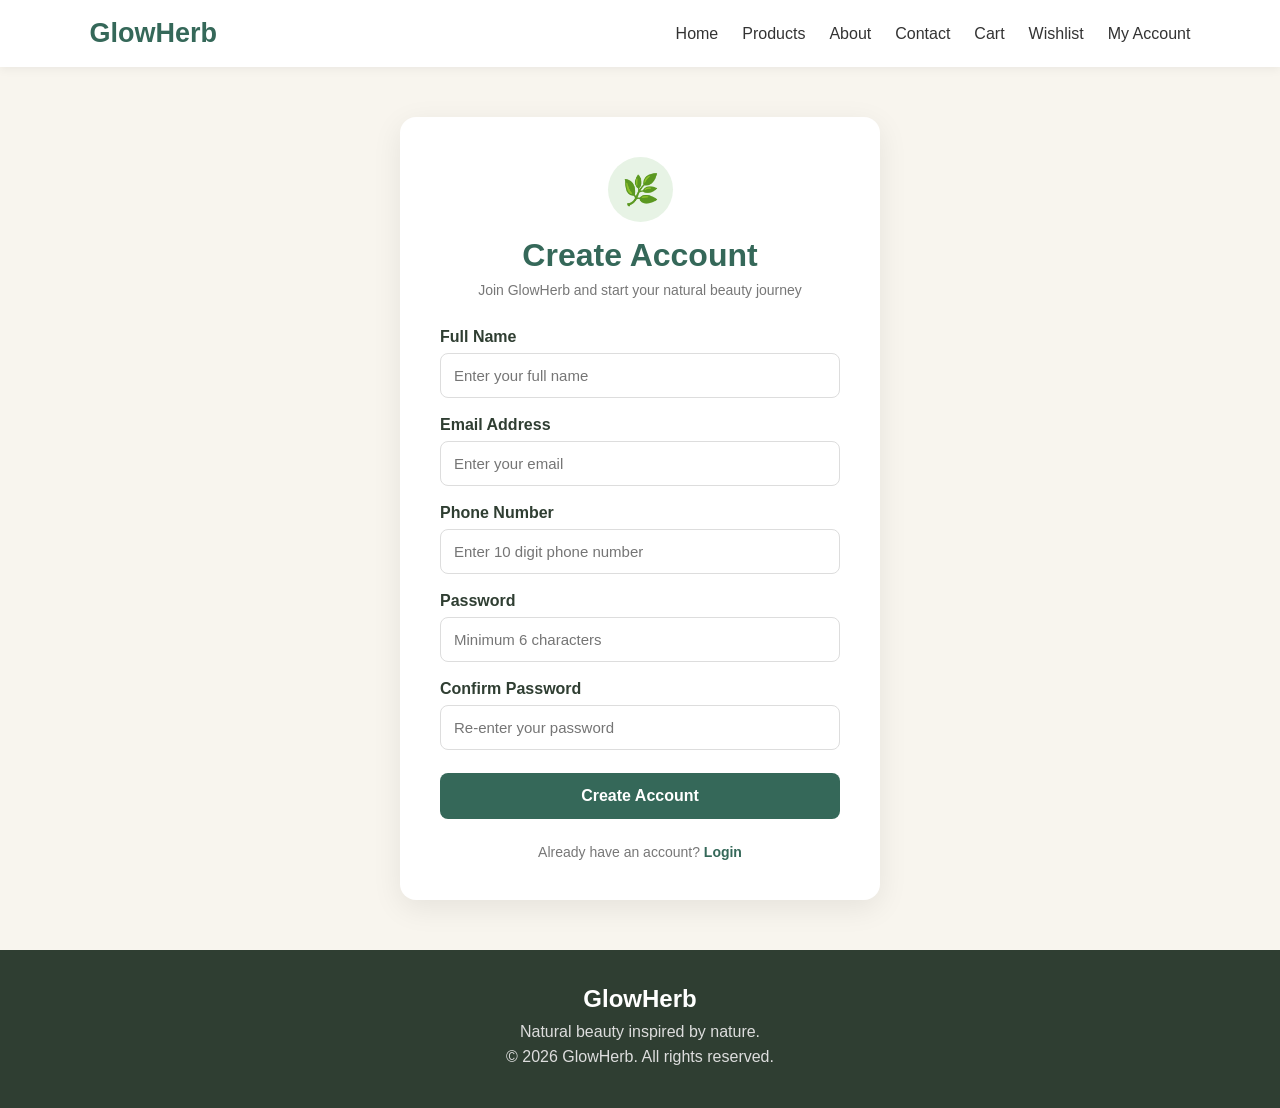
<file: register.html>
<!DOCTYPE html>
<html lang="en">

<head>

    <meta charset="UTF-8">

    <meta name="viewport"
          content="width=device-width, initial-scale=1.0">

    <title>Create Account | GlowHerb</title>


    <style>

        * {
            margin: 0;
            padding: 0;
            box-sizing: border-box;
        }


        body {
            font-family: Arial, sans-serif;
            background: #f8f5ee;
            color: #2f3e32;
        }


        /* =========================
           NAVBAR
        ========================= */

        .navbar {
            background: white;

            padding: 18px 7%;

            display: flex;

            align-items: center;

            justify-content: space-between;

            box-shadow:
                0 2px 10px rgba(0,0,0,0.06);
        }


        .logo {
            font-size: 27px;

            font-weight: bold;

            color: #356859;
        }


        .nav {
            list-style: none;

            display: flex;

            gap: 24px;
        }


        .nav a {
            text-decoration: none;

            color: #333;

            font-weight: 500;
        }


        .nav a:hover {
            color: #356859;
        }


        /* =========================
           REGISTER SECTION
        ========================= */

        .register-container {

            min-height: 75vh;

            display: flex;

            justify-content: center;

            align-items: center;

            padding: 50px 20px;
        }


        .register-card {

            background: white;

            width: 100%;

            max-width: 480px;

            padding: 40px;

            border-radius: 16px;

            box-shadow:
                0 8px 30px rgba(0,0,0,0.08);
        }


        .register-heading {

            text-align: center;

            margin-bottom: 30px;
        }


        .register-icon {

            width: 65px;

            height: 65px;

            margin: 0 auto 15px;

            border-radius: 50%;

            background: #e7f3e5;

            display: flex;

            align-items: center;

            justify-content: center;

            font-size: 30px;
        }


        .register-heading h1 {

            color: #356859;

            margin-bottom: 8px;
        }


        .register-heading p {

            color: #777;

            font-size: 14px;
        }


        /* =========================
           FORM
        ========================= */

        .form-group {

            margin-bottom: 18px;
        }


        .form-group label {

            display: block;

            margin-bottom: 7px;

            font-weight: bold;
        }


        .form-group input {

            width: 100%;

            padding: 13px;

            border: 1px solid #ddd;

            border-radius: 8px;

            font-size: 15px;

            outline: none;
        }


        .form-group input:focus {

            border-color: #356859;

            box-shadow:
                0 0 0 3px
                rgba(53,104,89,0.08);
        }


        /* =========================
           REGISTER BUTTON
        ========================= */

        .register-btn {

            width: 100%;

            border: none;

            background: #356859;

            color: white;

            padding: 14px;

            border-radius: 8px;

            font-size: 16px;

            font-weight: bold;

            cursor: pointer;

            margin-top: 5px;
        }


        .register-btn:hover {

            background: #284f42;
        }


        /* =========================
           LOGIN LINK
        ========================= */

        .login-text {

            text-align: center;

            margin-top: 25px;

            color: #777;

            font-size: 14px;
        }


        .login-text a {

            color: #356859;

            font-weight: bold;

            text-decoration: none;
        }


        /* =========================
           FOOTER
        ========================= */

        .footer {

            background: #2f3e32;

            color: white;

            text-align: center;

            padding: 35px 7%;
        }


        .footer h2 {

            margin-bottom: 10px;
        }


        .footer p {

            color: #ddd;

            margin: 7px 0;
        }


        /* =========================
           MOBILE
        ========================= */

        @media (max-width: 750px) {

            .navbar {

                flex-direction: column;

                gap: 15px;
            }


            .nav {

                flex-wrap: wrap;

                justify-content: center;

                gap: 12px;
            }


            .register-card {

                padding: 30px 22px;
            }

        }

    </style>

</head>


<body>


<!-- =========================
     NAVBAR
========================= -->

<header class="navbar">

    <div class="logo">
        GlowHerb
    </div>


    <ul class="nav">

        <li>
            <a href="index.html">
                Home
            </a>
        </li>

        <li>
            <a href="products.html">
                Products
            </a>
        </li>

        <li>
            <a href="about.html">
                About
            </a>
        </li>

        <li>
            <a href="contact.html">
                Contact
            </a>
        </li>

        <li>
            <a href="cart.html">
                Cart
            </a>
        </li>

        <li>
            <a href="wishlist.html">
                Wishlist
            </a>
        </li>

        <li>
            <a href="account.html">
                My Account
            </a>
        </li>

    </ul>

</header>



<!-- =========================
     REGISTER
========================= -->

<main class="register-container">


    <div class="register-card">


        <div class="register-heading">

            <div class="register-icon">
                🌿
            </div>


            <h1>
                Create Account
            </h1>


            <p>
                Join GlowHerb and start your natural beauty journey
            </p>

        </div>



        <form
            onsubmit="registerUser(event)"
        >


            <!-- FULL NAME -->

            <div class="form-group">

                <label>
                    Full Name
                </label>

                <input
                    type="text"
                    id="registerName"
                    placeholder="Enter your full name"
                    required
                >

            </div>



            <!-- EMAIL -->

            <div class="form-group">

                <label>
                    Email Address
                </label>

                <input
                    type="email"
                    id="registerEmail"
                    placeholder="Enter your email"
                    required
                >

            </div>



            <!-- PHONE -->

            <div class="form-group">

                <label>
                    Phone Number
                </label>

                <input
                    type="tel"
                    id="registerPhone"
                    placeholder="Enter 10 digit phone number"
                    pattern="[0-9]{10}"
                    required
                >

            </div>



            <!-- PASSWORD -->

            <div class="form-group">

                <label>
                    Password
                </label>

                <input
                    type="password"
                    id="registerPassword"
                    placeholder="Minimum 6 characters"
                    minlength="6"
                    required
                >

            </div>



            <!-- CONFIRM PASSWORD -->

            <div class="form-group">

                <label>
                    Confirm Password
                </label>

                <input
                    type="password"
                    id="confirmPassword"
                    placeholder="Re-enter your password"
                    minlength="6"
                    required
                >

            </div>



            <!-- BUTTON -->

            <button
                type="submit"
                class="register-btn"
            >
                Create Account
            </button>


        </form>



        <div class="login-text">

            Already have an account?

            <a href="login.html">
                Login
            </a>

        </div>


    </div>


</main>



<!-- =========================
     FOOTER
========================= -->

<footer class="footer">

    <h2>
        GlowHerb
    </h2>


    <p>
        Natural beauty inspired by nature.
    </p>


    <p>
        © 2026 GlowHerb. All rights reserved.
    </p>

</footer>



<script>

/* =====================================
   REGISTER USER
===================================== */

function registerUser(event) {

    event.preventDefault();


    /* GET FORM VALUES */

    const name =
        document.getElementById(
            "registerName"
        ).value.trim();


    const email =
        document.getElementById(
            "registerEmail"
        ).value.trim();


    const phone =
        document.getElementById(
            "registerPhone"
        ).value.trim();


    const password =
        document.getElementById(
            "registerPassword"
        ).value;


    const confirmPassword =
        document.getElementById(
            "confirmPassword"
        ).value;



    /* CHECK PASSWORD */

    if (password !== confirmPassword) {

        alert(
            "Passwords do not match."
        );

        return;

    }



    /* GET EXISTING USERS */

    let users =
        JSON.parse(
            localStorage.getItem(
                "glowherbUsers"
            )
        ) || [];



    /* CHECK DUPLICATE EMAIL */

    const existingUser =
        users.find(function(user) {

            return user.email === email;

        });


    if (existingUser) {

        alert(
            "An account with this email already exists."
        );

        return;

    }



    /* CREATE USER */

    const newUser = {

        name: name,

        email: email,

        phone: phone,

        password: password

    };



    /* SAVE USER */

    users.push(newUser);


    localStorage.setItem(

        "glowherbUsers",

        JSON.stringify(users)

    );



    /* SUCCESS */

    alert(
        "Account created successfully! Please login."
    );



    /* GO TO LOGIN */

    window.location.href =
        "login.html";

}

</script>


</body>

</html>
</file>
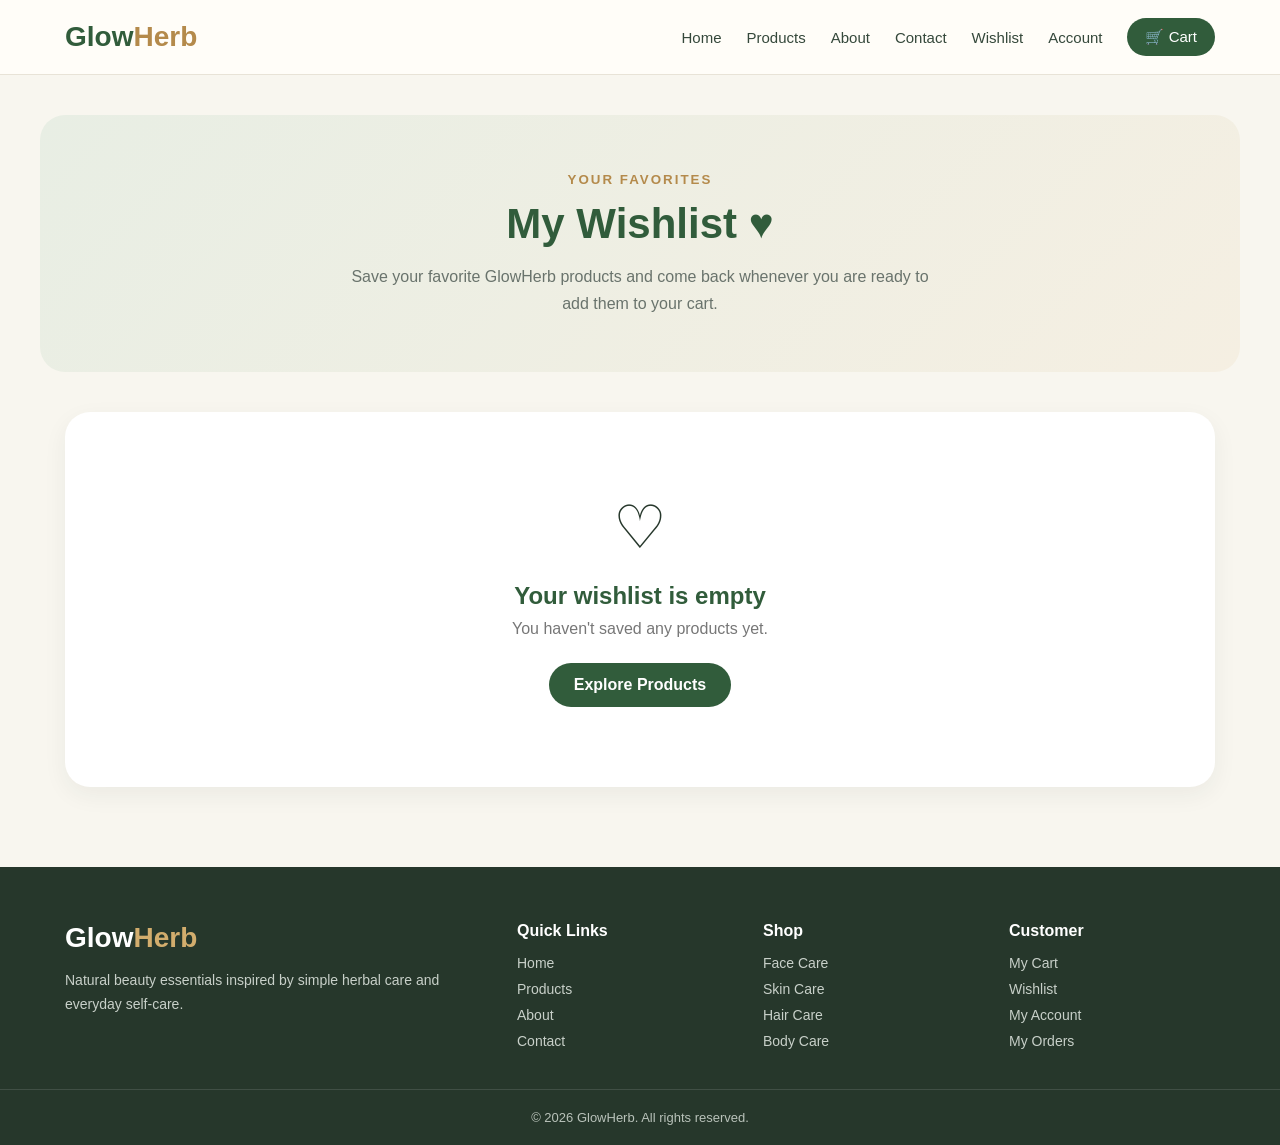
<file: wishlist.html>
<!DOCTYPE html>
<html lang="en">

<head>

    <meta charset="UTF-8">

    <meta name="viewport"
          content="width=device-width, initial-scale=1.0">

    <title>Wishlist | GlowHerb</title>


    <style>

        * {
            margin: 0;
            padding: 0;
            box-sizing: border-box;
        }


        body {
            font-family: Arial, Helvetica, sans-serif;
            background: #f8f6ef;
            color: #26372b;
        }


        a {
            text-decoration: none;
            color: inherit;
        }


        /* ================= NAVBAR ================= */

        .navbar {
            background: #fffdf8;
            border-bottom: 1px solid #e8e3d7;
            position: sticky;
            top: 0;
            z-index: 1000;
        }


        .nav-container {
            max-width: 1200px;
            margin: auto;
            padding: 18px 25px;

            display: flex;
            align-items: center;
            justify-content: space-between;

            gap: 25px;
        }


        .logo {
            font-size: 28px;
            font-weight: bold;
            color: #315c3b;
        }


        .logo span {
            color: #b48a4b;
        }


        .nav-links {
            display: flex;
            align-items: center;
            gap: 25px;
            flex-wrap: wrap;
        }


        .nav-links a {
            color: #35483b;
            font-size: 15px;
        }


        .nav-links a:hover {
            color: #315c3b;
        }


        .cart-link {
            background: #315c3b;
            color: white !important;

            padding: 10px 18px;
            border-radius: 25px;
        }


        /* ================= HERO ================= */

        .wishlist-hero {
            max-width: 1200px;
            margin: 40px auto 30px;

            padding: 55px 25px;

            border-radius: 25px;

            text-align: center;

            background:
                linear-gradient(
                    135deg,
                    #e8eee4,
                    #f5efe2
                );
        }


        .wishlist-hero small {
            color: #b48a4b;

            font-weight: bold;

            letter-spacing: 2px;

            text-transform: uppercase;
        }


        .wishlist-hero h1 {
            margin-top: 12px;

            font-size: 42px;

            color: #315c3b;
        }


        .wishlist-hero p {
            max-width: 600px;

            margin: 15px auto 0;

            line-height: 1.7;

            color: #69736c;
        }


        /* ================= WISHLIST ================= */

        .wishlist-section {
            max-width: 1200px;

            margin: 40px auto 80px;

            padding: 0 25px;
        }


        .wishlist-grid {
            display: grid;

            grid-template-columns:
                repeat(4, 1fr);

            gap: 25px;
        }


        .wishlist-card {
            background: white;

            border: 1px solid #eee9de;

            border-radius: 20px;

            padding: 20px;

            box-shadow:
                0 8px 25px
                rgba(40,55,43,0.07);

            transition: 0.3s;
        }


        .wishlist-card:hover {
            transform: translateY(-7px);

            box-shadow:
                0 18px 40px
                rgba(40,55,43,0.14);
        }


        .wishlist-icon {
            height: 170px;

            border-radius: 15px;

            background: #f3f0e8;

            display: flex;

            align-items: center;
            justify-content: center;

            font-size: 55px;

            margin-bottom: 18px;
        }


        .wishlist-card h3 {
            color: #293c30;

            font-size: 19px;

            margin-bottom: 8px;
        }


        .wishlist-price {
            color: #315c3b;

            font-size: 19px;

            font-weight: bold;

            margin-bottom: 18px;
        }


        .wishlist-actions {
            display: flex;

            gap: 8px;
        }


        .move-cart-btn {
            flex: 1;

            border: none;

            background: #315c3b;

            color: white;

            padding: 11px;

            border-radius: 25px;

            cursor: pointer;

            font-weight: bold;

            font-size: 13px;
        }


        .move-cart-btn:hover {
            background: #25482d;
        }


        .remove-btn {
            border: 1px solid #ddd5c8;

            background: white;

            color: #8b5b5b;

            padding: 11px 13px;

            border-radius: 25px;

            cursor: pointer;

            font-size: 13px;
        }


        .remove-btn:hover {
            background: #8b5b5b;

            color: white;
        }


        /* ================= EMPTY ================= */

        .empty-wishlist {
            background: white;

            border-radius: 25px;

            padding: 80px 25px;

            text-align: center;

            box-shadow:
                0 8px 25px
                rgba(40,55,43,0.06);
        }


        .empty-icon {
            font-size: 60px;

            margin-bottom: 20px;
        }


        .empty-wishlist h2 {
            color: #315c3b;

            margin-bottom: 10px;
        }


        .empty-wishlist p {
            color: #777;

            margin-bottom: 25px;
        }


        .shop-btn {
            display: inline-block;

            background: #315c3b;

            color: white;

            padding: 13px 25px;

            border-radius: 25px;

            font-weight: bold;
        }


        .shop-btn:hover {
            background: #25482d;
        }


        /* ================= FOOTER ================= */

        footer {
            background: #26372b;

            color: white;
        }


        .footer-container {
            max-width: 1200px;

            margin: auto;

            padding: 55px 25px 30px;

            display: grid;

            grid-template-columns:
                2fr 1fr 1fr 1fr;

            gap: 40px;
        }


        .footer-logo {
            font-size: 28px;

            font-weight: bold;

            margin-bottom: 15px;
        }


        .footer-logo span {
            color: #d2ad6d;
        }


        .footer-column p {
            color: #c8d0c9;

            line-height: 1.7;

            font-size: 14px;
        }


        .footer-column h4 {
            margin-bottom: 15px;
        }


        .footer-column a {
            display: block;

            margin-bottom: 10px;

            color: #c8d0c9;

            font-size: 14px;
        }


        .footer-column a:hover {
            color: white;
        }


        .footer-bottom {
            border-top:
                1px solid
                rgba(255,255,255,0.12);

            padding: 20px;

            text-align: center;

            color: #b9c2ba;

            font-size: 13px;
        }


        /* ================= RESPONSIVE ================= */

        @media (max-width: 1000px) {

            .wishlist-grid {
                grid-template-columns:
                    repeat(3, 1fr);
            }

            .footer-container {
                grid-template-columns:
                    2fr 1fr 1fr;
            }
        }


        @media (max-width: 760px) {

            .nav-container {
                flex-direction: column;
            }


            .nav-links {
                justify-content: center;
            }


            .wishlist-grid {
                grid-template-columns:
                    repeat(2, 1fr);
            }


            .footer-container {
                grid-template-columns:
                    1fr 1fr;
            }
        }


        @media (max-width: 520px) {

            .wishlist-grid {
                grid-template-columns: 1fr;
            }


            .wishlist-hero h1 {
                font-size: 34px;
            }


            .footer-container {
                grid-template-columns: 1fr;
            }
        }

    </style>

</head>


<body>


<!-- ================= NAVBAR ================= -->

<nav class="navbar">

    <div class="nav-container">

        <a href="index.html"
           class="logo">

            Glow<span>Herb</span>

        </a>


        <div class="nav-links">

            <a href="index.html">
                Home
            </a>

            <a href="products.html">
                Products
            </a>

            <a href="about.html">
                About
            </a>

            <a href="contact.html">
                Contact
            </a>

            <a href="wishlist.html">
                Wishlist
            </a>

            <a href="account.html">
                Account
            </a>

            <a href="cart.html"
               class="cart-link">

                🛒 Cart

            </a>

        </div>

    </div>

</nav>



<!-- ================= HERO ================= -->

<section class="wishlist-hero">

    <small>
        Your Favorites
    </small>


    <h1>
        My Wishlist ♥
    </h1>


    <p>
        Save your favorite GlowHerb products
        and come back whenever you are ready
        to add them to your cart.
    </p>

</section>



<!-- ================= WISHLIST ================= -->

<section class="wishlist-section">

    <div id="wishlistContainer">

    </div>

</section>



<!-- ================= FOOTER ================= -->

<footer>

    <div class="footer-container">


        <div class="footer-column">

            <div class="footer-logo">

                Glow<span>Herb</span>

            </div>


            <p>

                Natural beauty essentials
                inspired by simple herbal
                care and everyday self-care.

            </p>

        </div>



        <div class="footer-column">

            <h4>
                Quick Links
            </h4>


            <a href="index.html">
                Home
            </a>

            <a href="products.html">
                Products
            </a>

            <a href="about.html">
                About
            </a>

            <a href="contact.html">
                Contact
            </a>

        </div>



        <div class="footer-column">

            <h4>
                Shop
            </h4>


            <a href="products.html">
                Face Care
            </a>

            <a href="products.html">
                Skin Care
            </a>

            <a href="products.html">
                Hair Care
            </a>

            <a href="products.html">
                Body Care
            </a>

        </div>



        <div class="footer-column">

            <h4>
                Customer
            </h4>


            <a href="cart.html">
                My Cart
            </a>

            <a href="wishlist.html">
                Wishlist
            </a>

            <a href="account.html">
                My Account
            </a>

            <a href="orders.html">
                My Orders
            </a>

        </div>

    </div>



    <div class="footer-bottom">

        © 2026 GlowHerb.
        All rights reserved.

    </div>

</footer>



<script>


/* ==========================================
   LOAD WISHLIST
   ========================================== */

function loadWishlist() {


    let wishlist =
        JSON.parse(
            localStorage.getItem("wishlist")
        ) || [];


    /*
       IMPORTANT:

       Some old wishlist entries may be
       empty, null, or in the old format.

       We remove those invalid entries.
    */

    wishlist = wishlist.filter(function(product) {

        return (
            product &&
            typeof product === "object" &&
            product.name &&
            product.name.trim() !== ""
        );

    });


    /*
       Save cleaned wishlist
       back to localStorage.
    */

    localStorage.setItem(
        "wishlist",
        JSON.stringify(wishlist)
    );


    const container =
        document.getElementById(
            "wishlistContainer"
        );


    /* ================= EMPTY ================= */

    if (wishlist.length === 0) {

        container.innerHTML = `

            <div class="empty-wishlist">

                <div class="empty-icon">
                    ♡
                </div>

                <h2>
                    Your wishlist is empty
                </h2>

                <p>
                    You haven't saved any products yet.
                </p>

                <a
                    href="products.html"
                    class="shop-btn"
                >
                    Explore Products
                </a>

            </div>

        `;

        return;
    }


    /* ================= PRODUCTS ================= */

    let html = `

        <div class="wishlist-grid">

    `;


    wishlist.forEach(function(product, index) {


        html += `

            <div class="wishlist-card">

                <div class="wishlist-icon">
                    🌿
                </div>


                <h3>
                    ${product.name}
                </h3>


                <div class="wishlist-price">
                    ₹${product.price}
                </div>


                <div class="wishlist-actions">


                    <button
                        class="move-cart-btn"
                        onclick="moveToCart(${index})"
                    >
                        Add to Cart
                    </button>


                    <button
                        class="remove-btn"
                        onclick="removeFromWishlist(${index})"
                    >
                        Remove
                    </button>


                </div>

            </div>

        `;

    });


    html += `

        </div>

    `;


    container.innerHTML = html;

}



/* ==========================================
   MOVE WISHLIST PRODUCT TO CART
   ========================================== */

function moveToCart(index) {


    let wishlist =
        JSON.parse(
            localStorage.getItem("wishlist")
        ) || [];


    let product =
        wishlist[index];


    if (
        !product ||
        !product.name
    ) {

        return;

    }


    let cart =
        JSON.parse(
            localStorage.getItem("cart")
        ) || [];


    let existingProduct =
        cart.find(function(item) {

            return item.name === product.name;

        });


    if (existingProduct) {

        existingProduct.quantity++;

    }

    else {

        cart.push({

            name: product.name,

            price: product.price,

            quantity: 1

        });

    }


    localStorage.setItem(
        "cart",
        JSON.stringify(cart)
    );


    /*
       Remove product from wishlist
       after adding to cart.
    */

    wishlist.splice(index, 1);


    localStorage.setItem(
        "wishlist",
        JSON.stringify(wishlist)
    );


    alert(
        product.name +
        " added to cart!"
    );


    window.location.href =
        "cart.html";

}



/* ==========================================
   REMOVE FROM WISHLIST
   ========================================== */

function removeFromWishlist(index) {


    let wishlist =
        JSON.parse(
            localStorage.getItem("wishlist")
        ) || [];


    if (
        !wishlist[index]
    ) {

        return;

    }


    let productName =
        wishlist[index].name;


    wishlist.splice(index, 1);


    localStorage.setItem(
        "wishlist",
        JSON.stringify(wishlist)
    );


    alert(
        productName +
        " removed from wishlist!"
    );


    loadWishlist();

}



/* ==========================================
   LOAD WHEN PAGE OPENS
   ========================================== */

loadWishlist();


</script>


</body>

</html>
</file>
